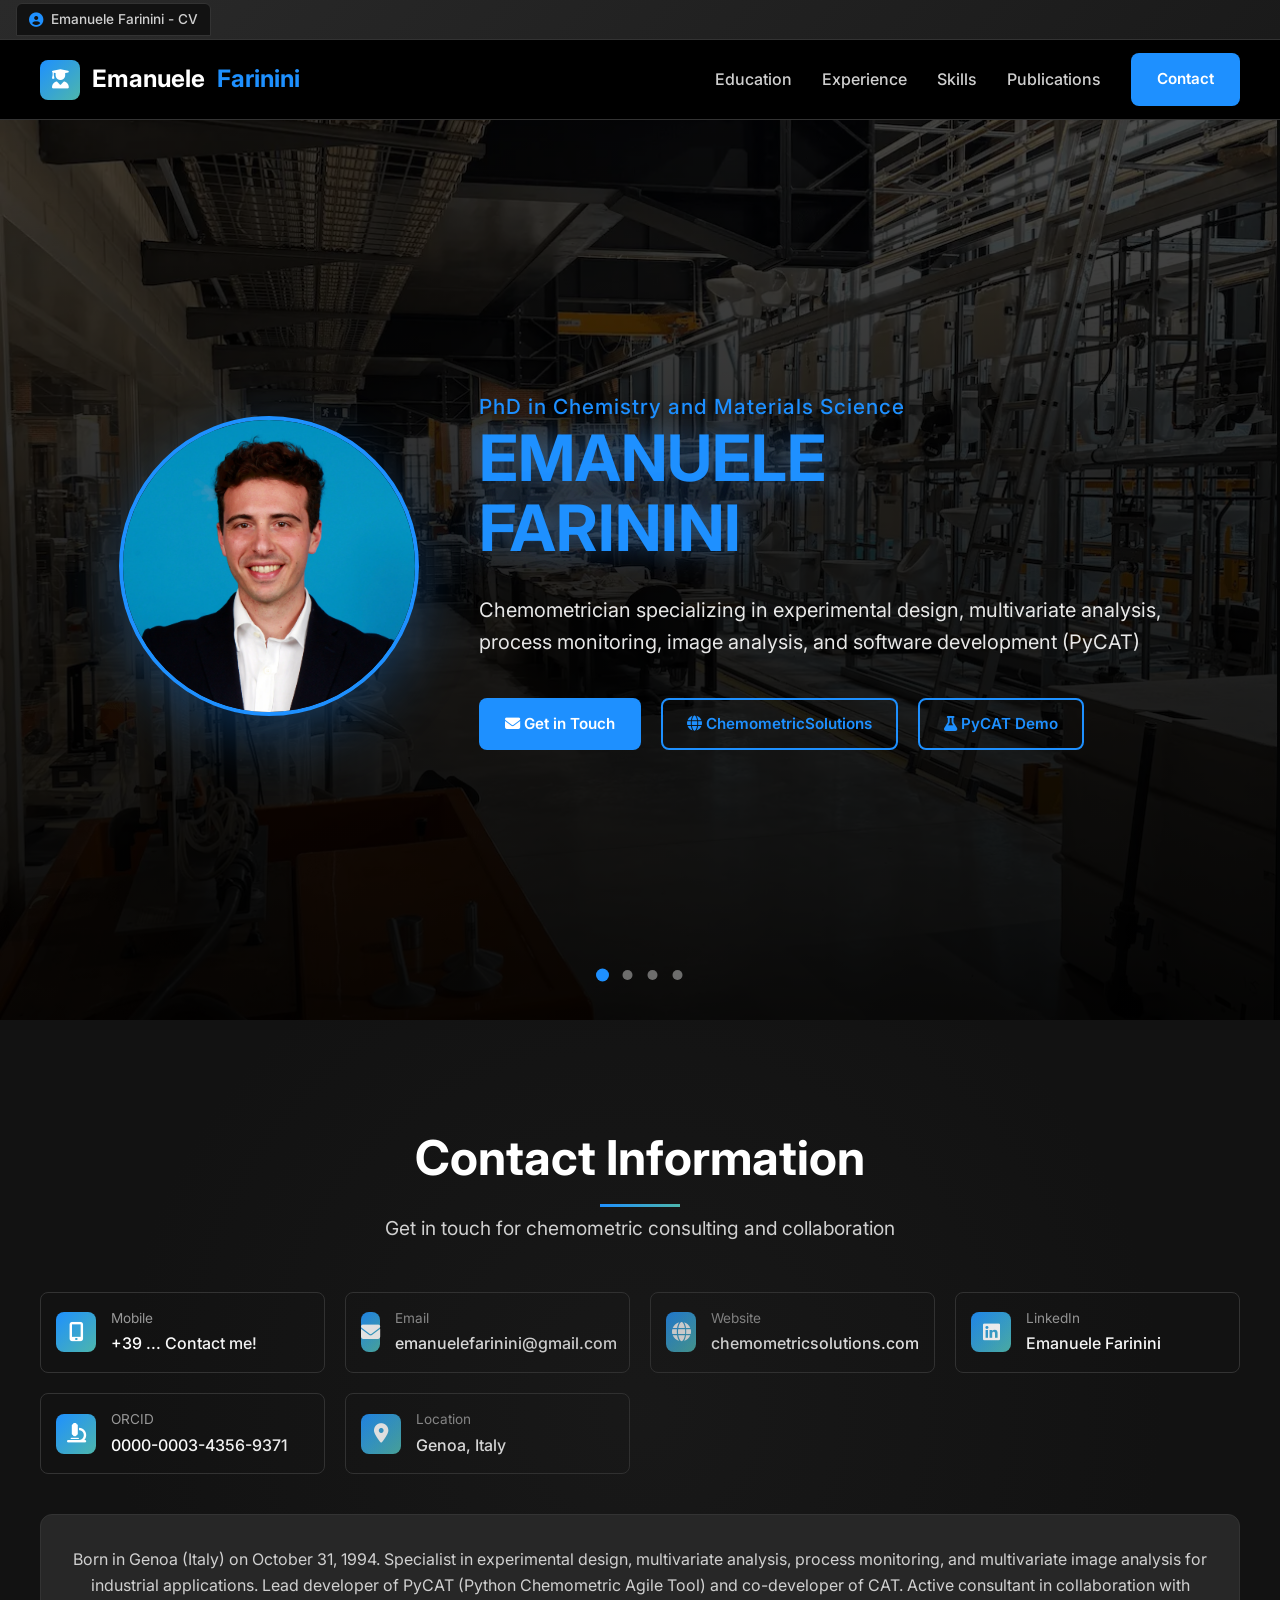
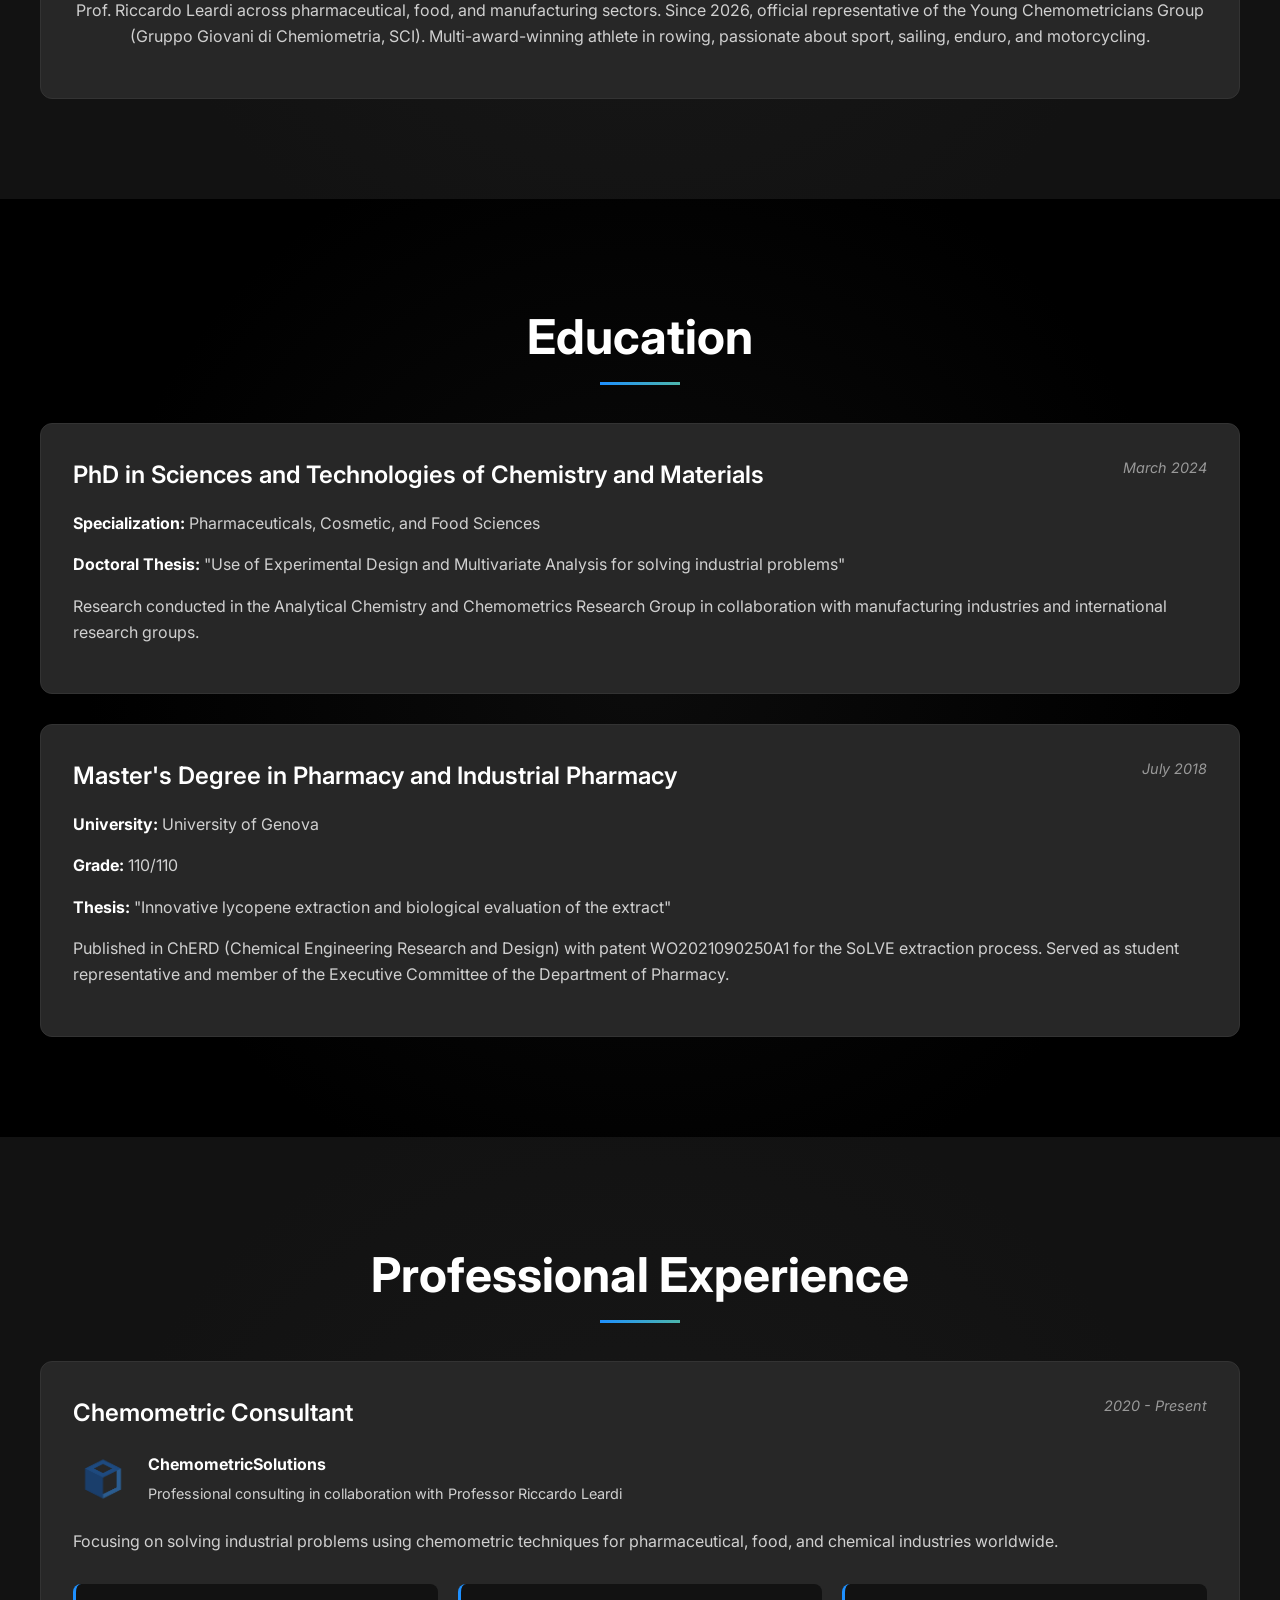
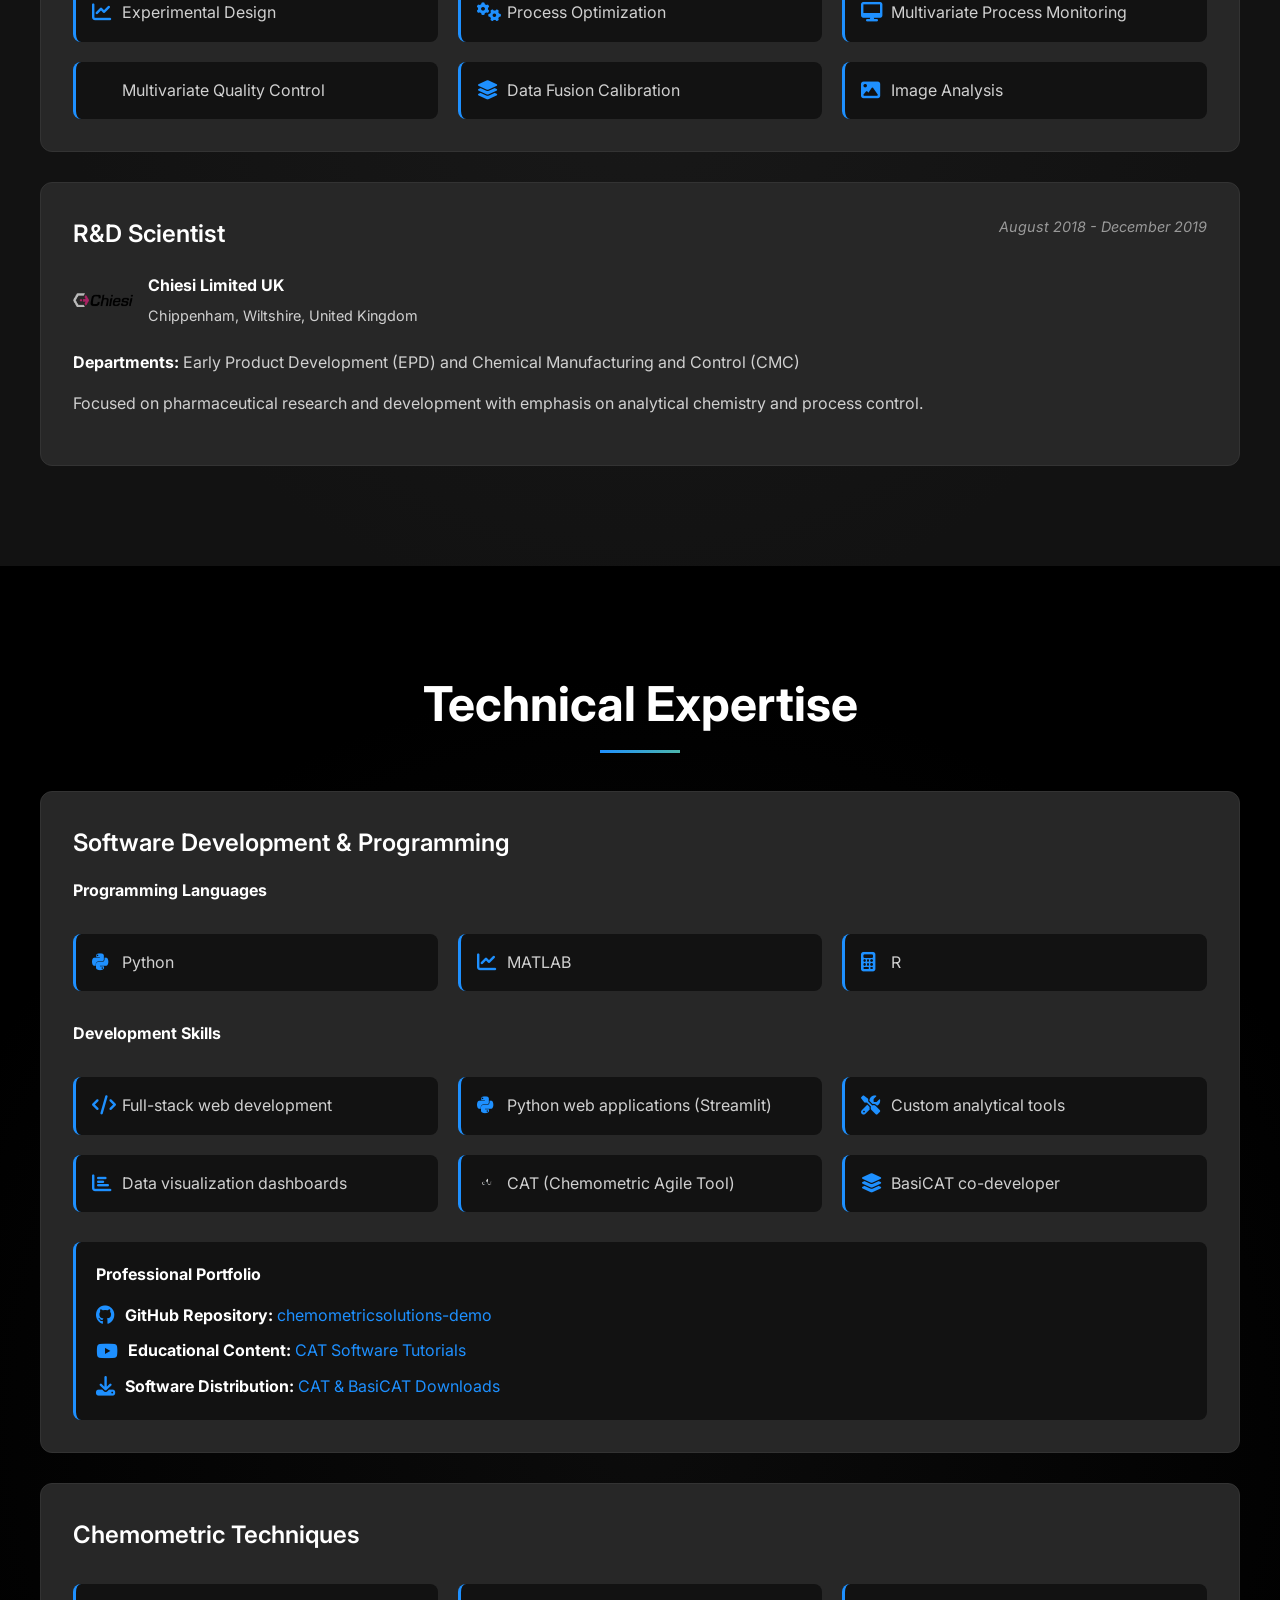
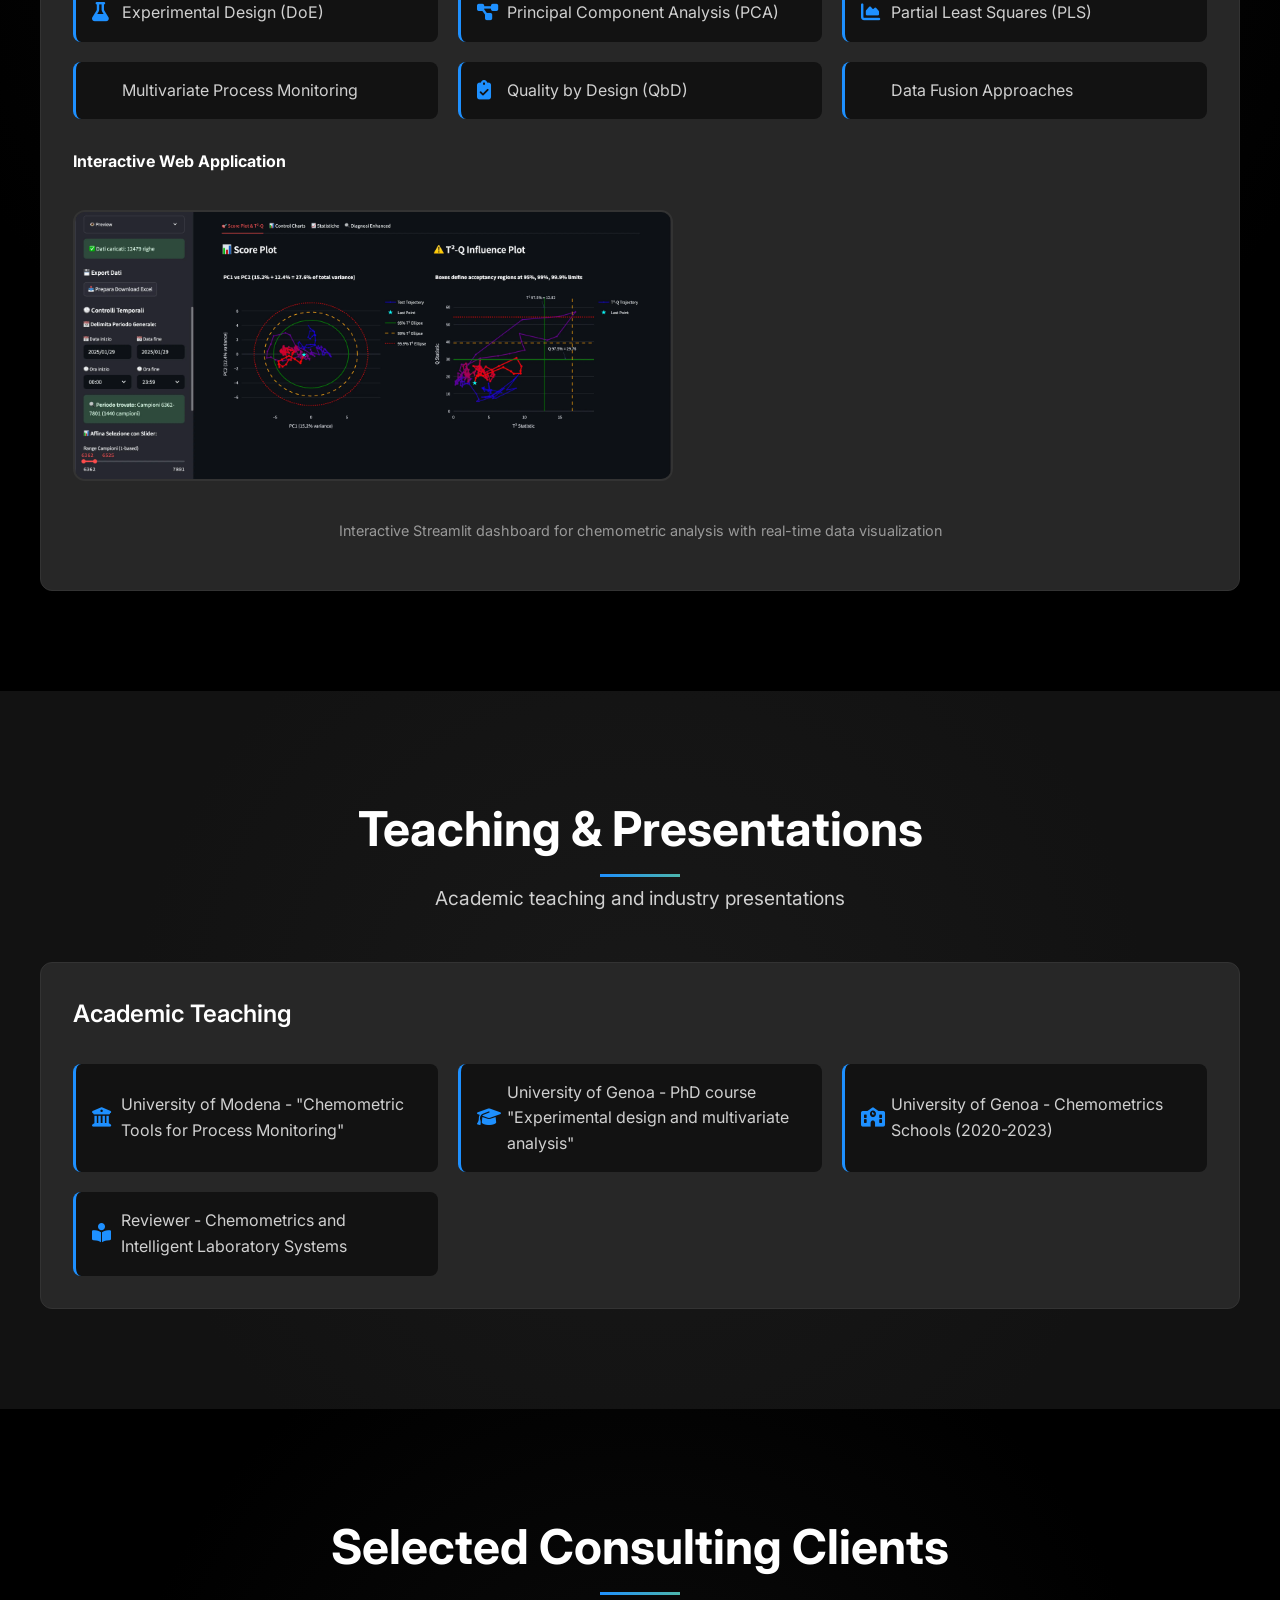
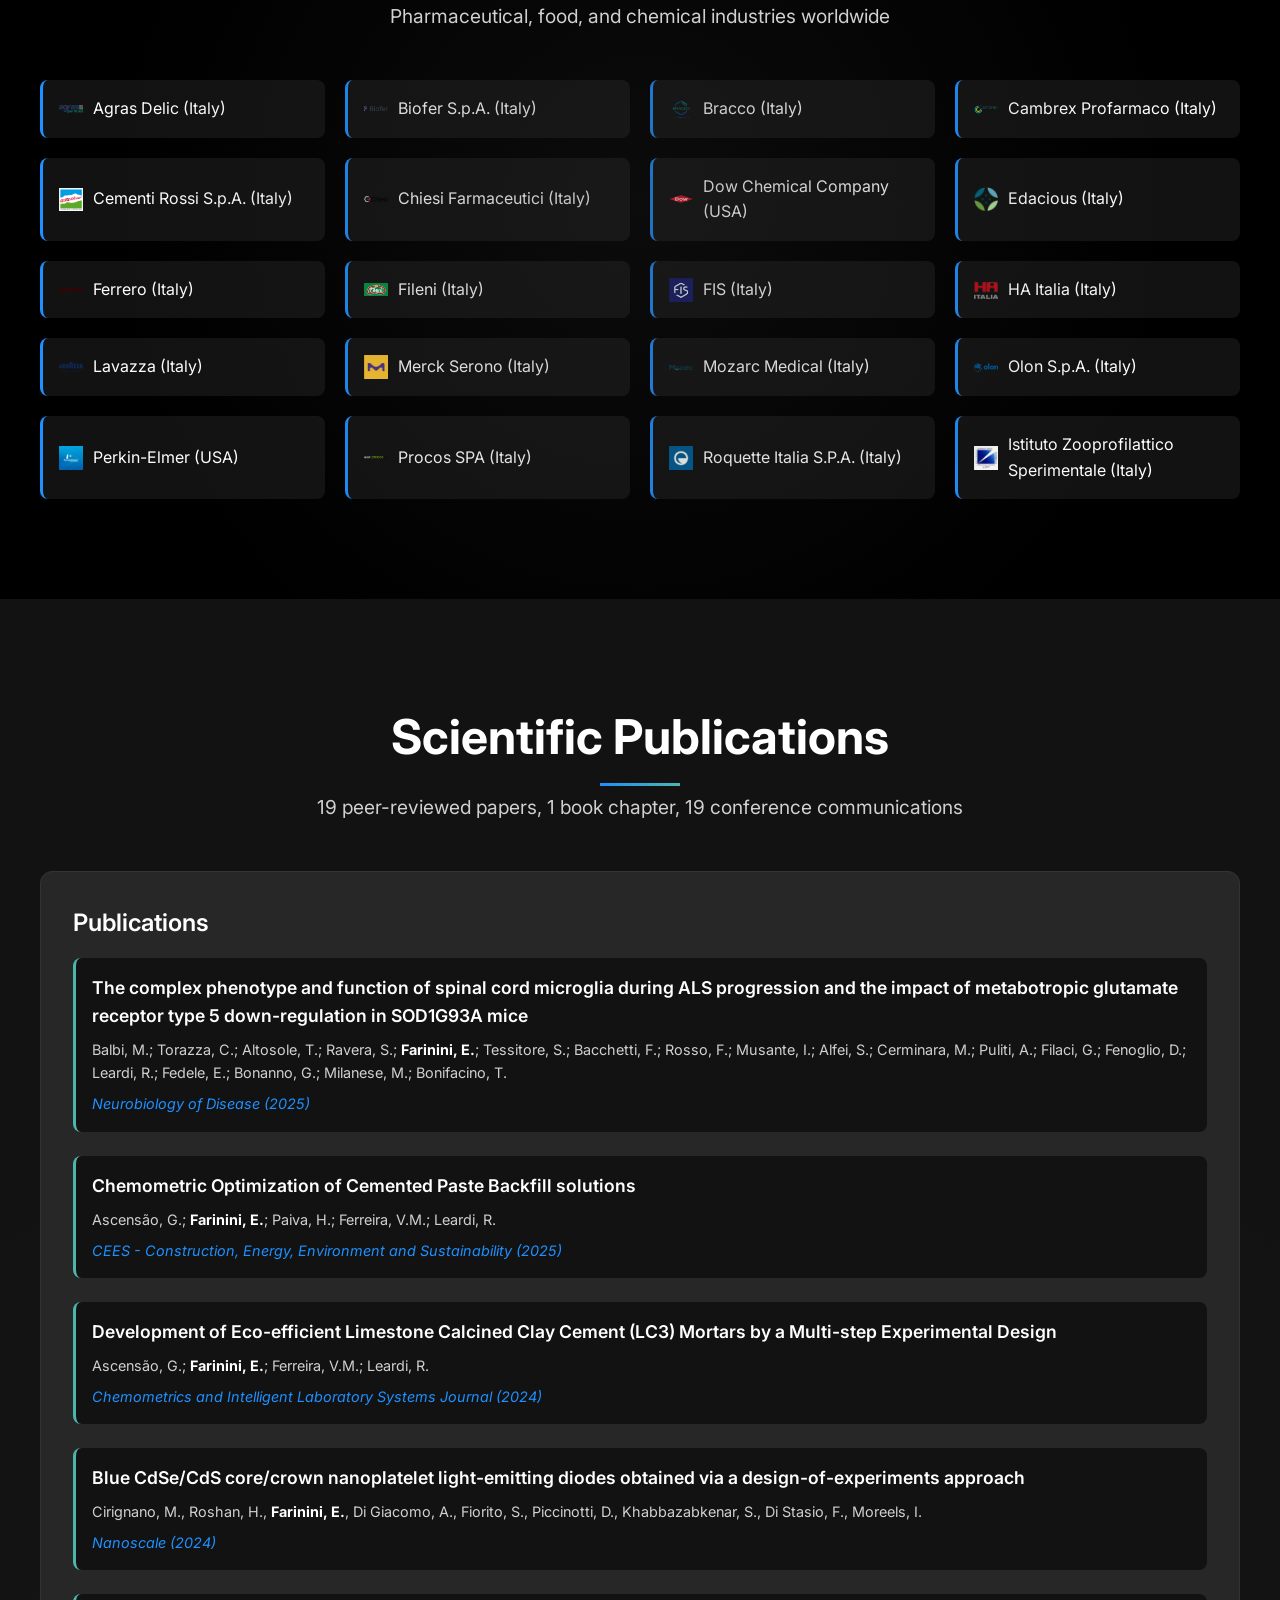
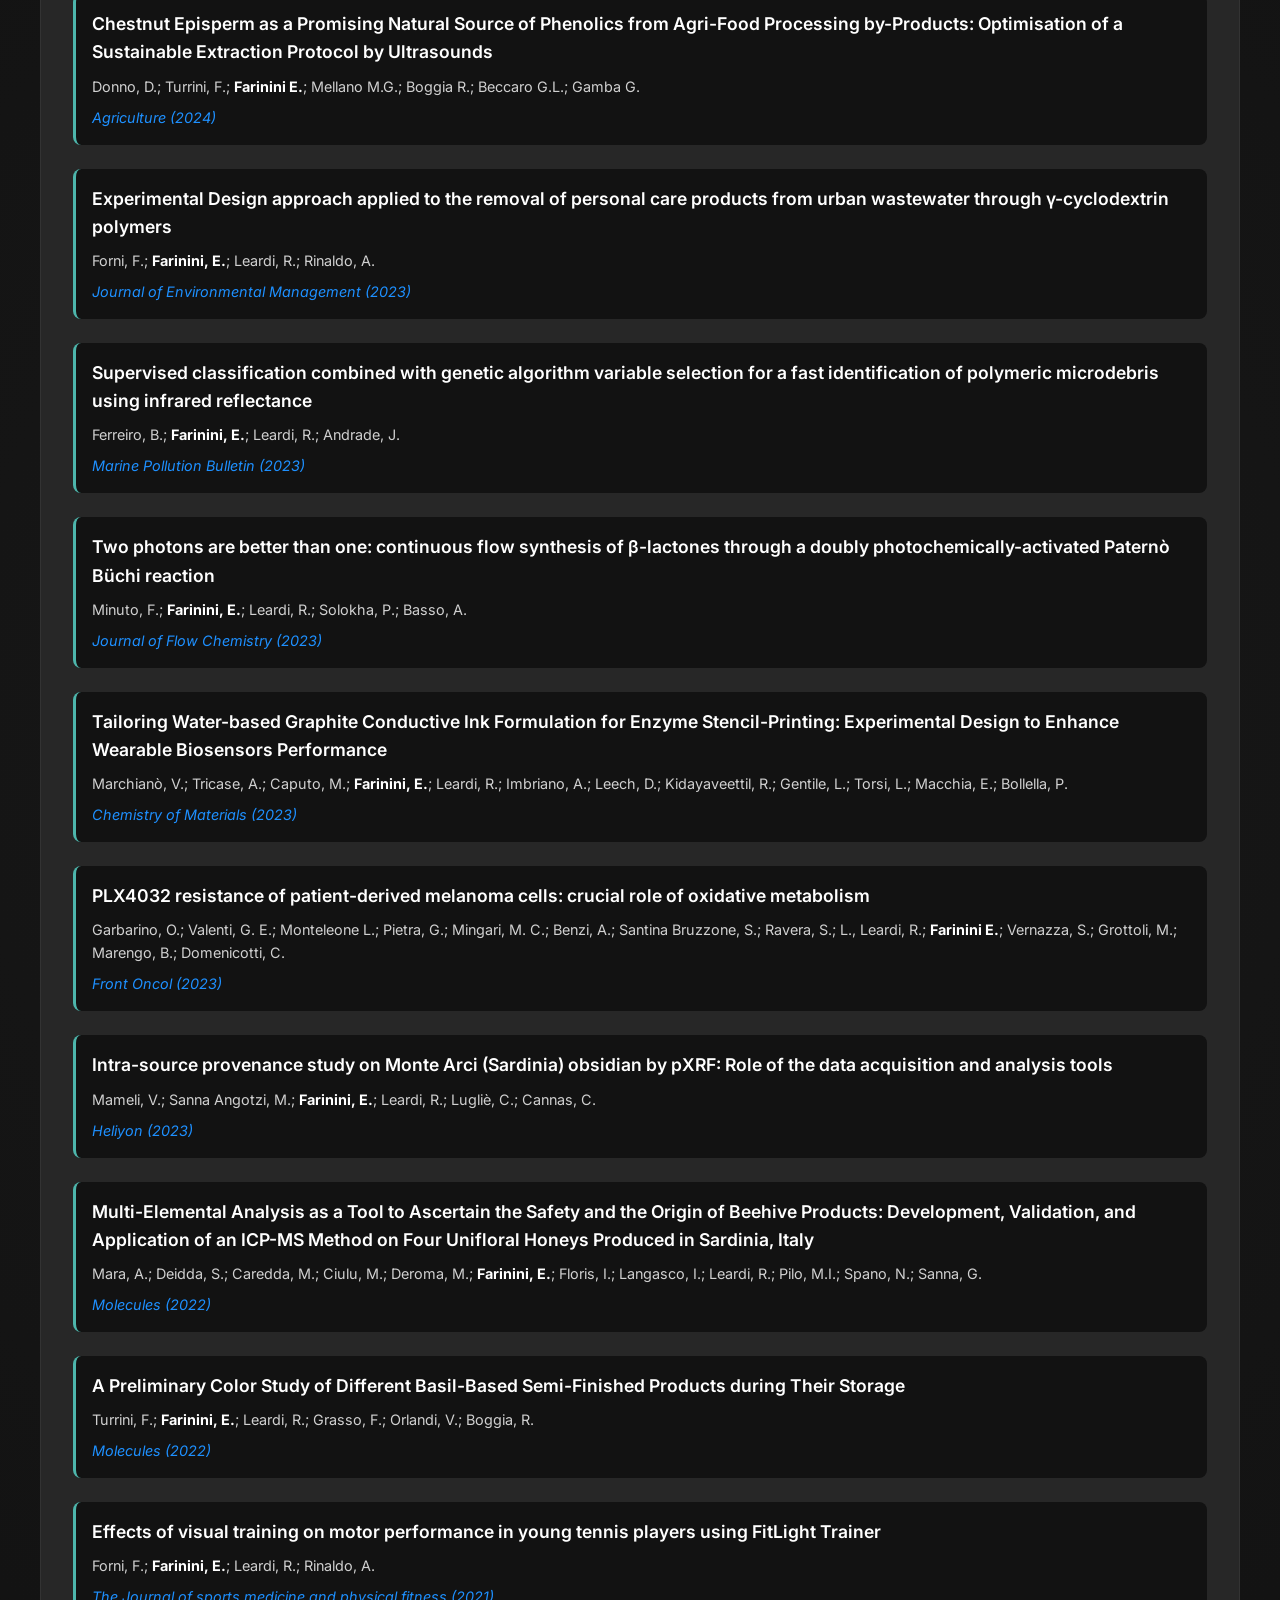
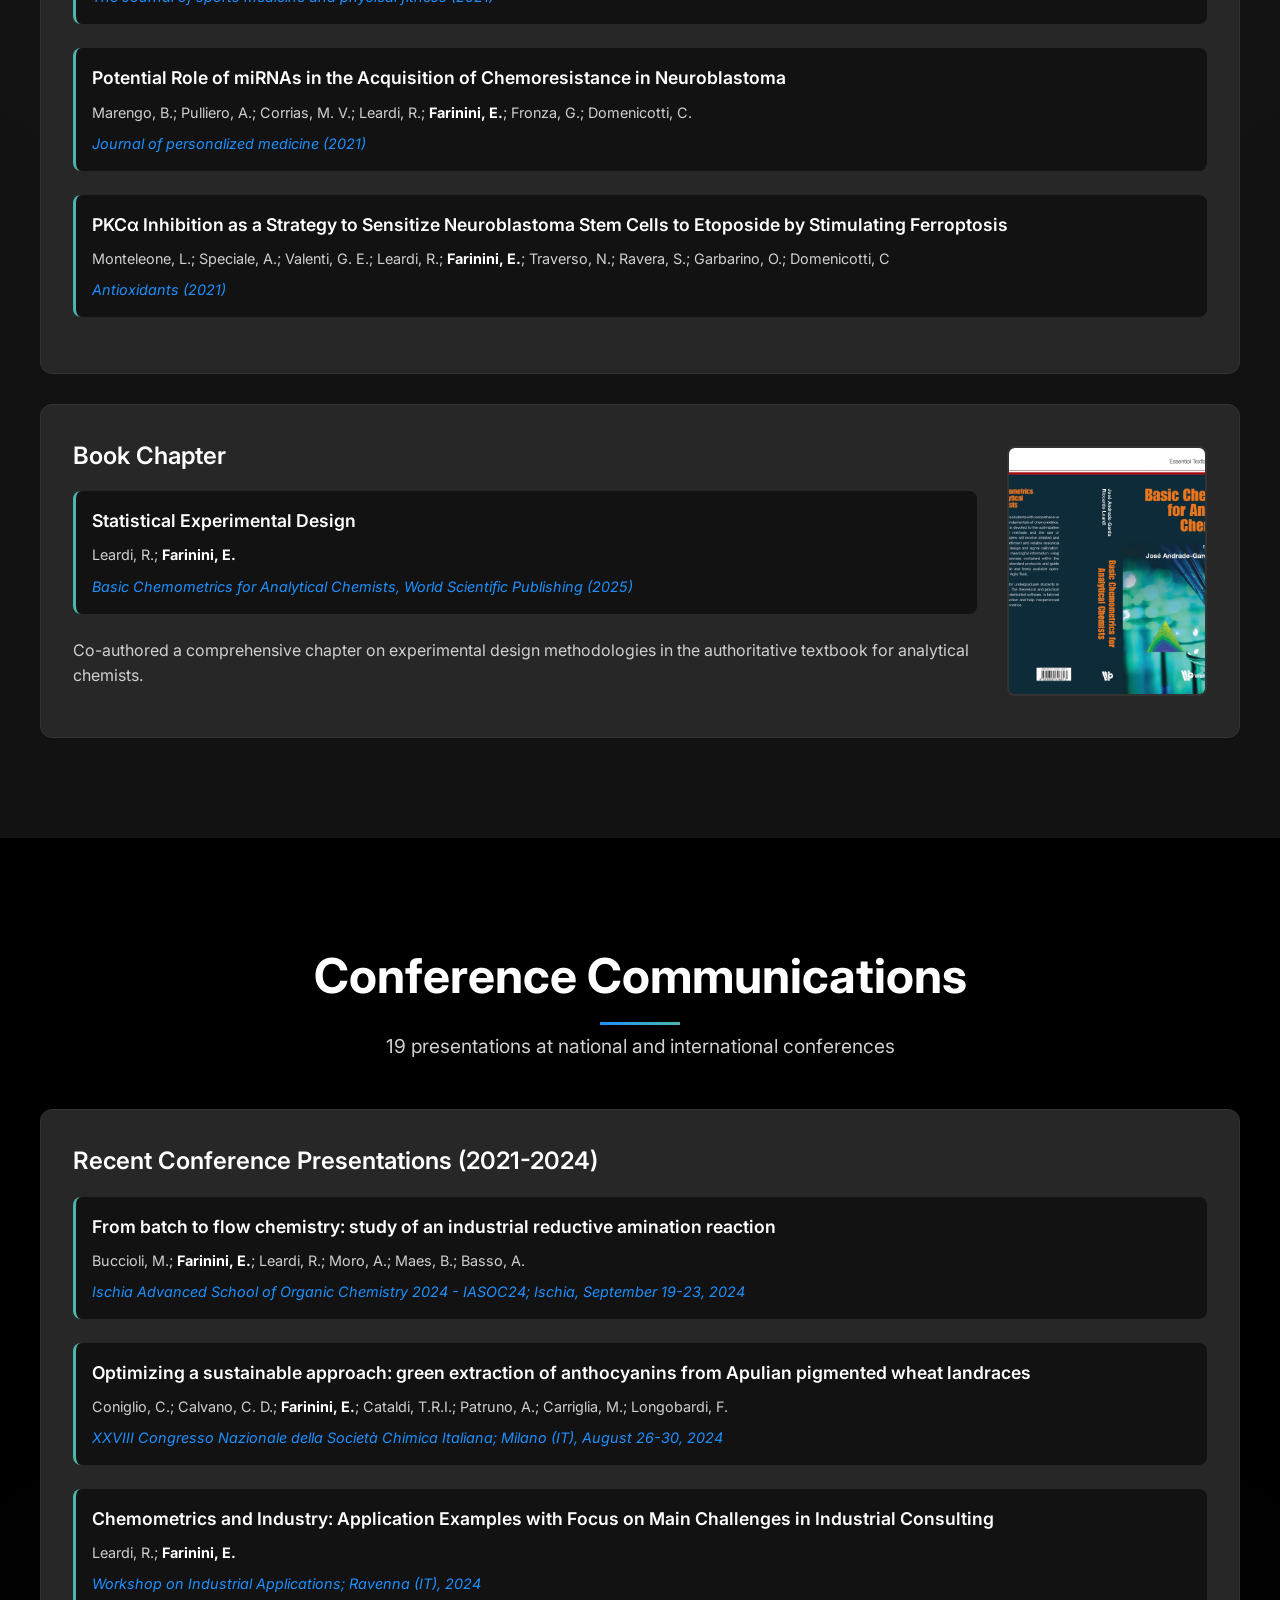
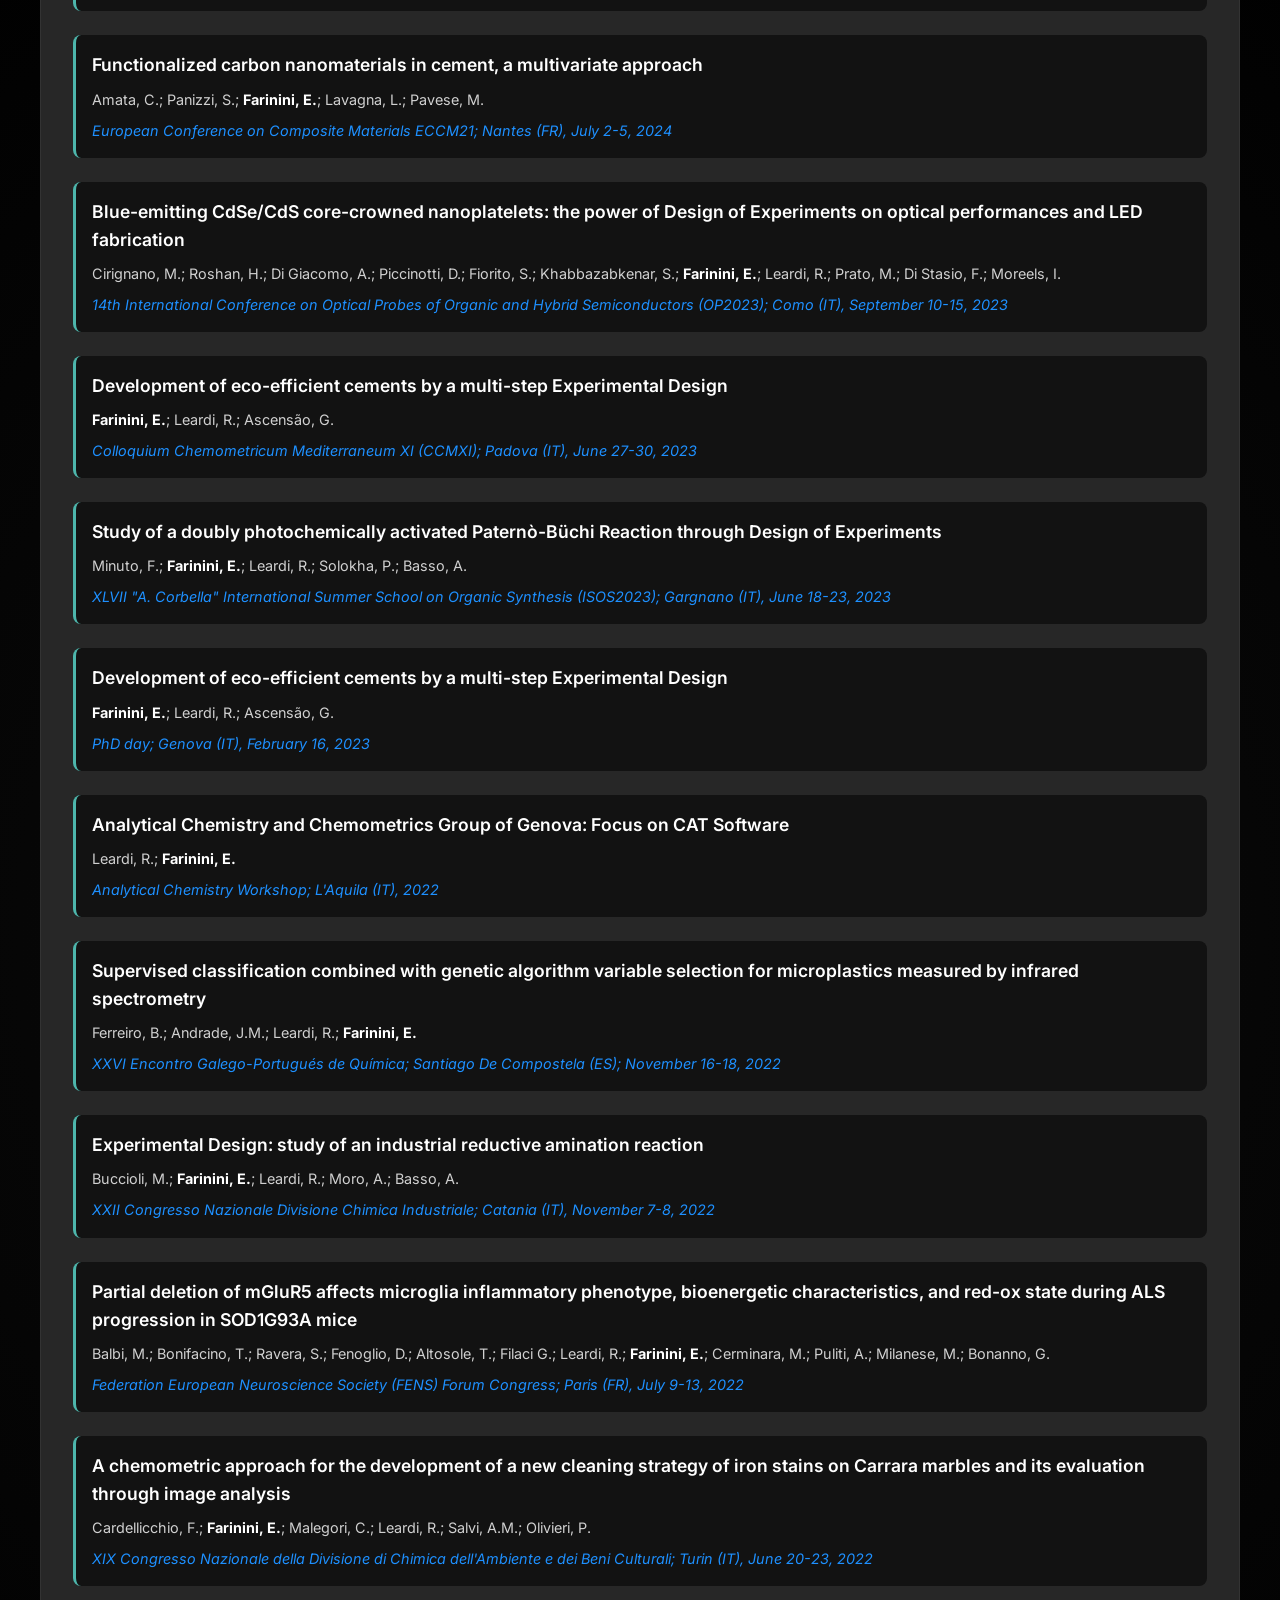
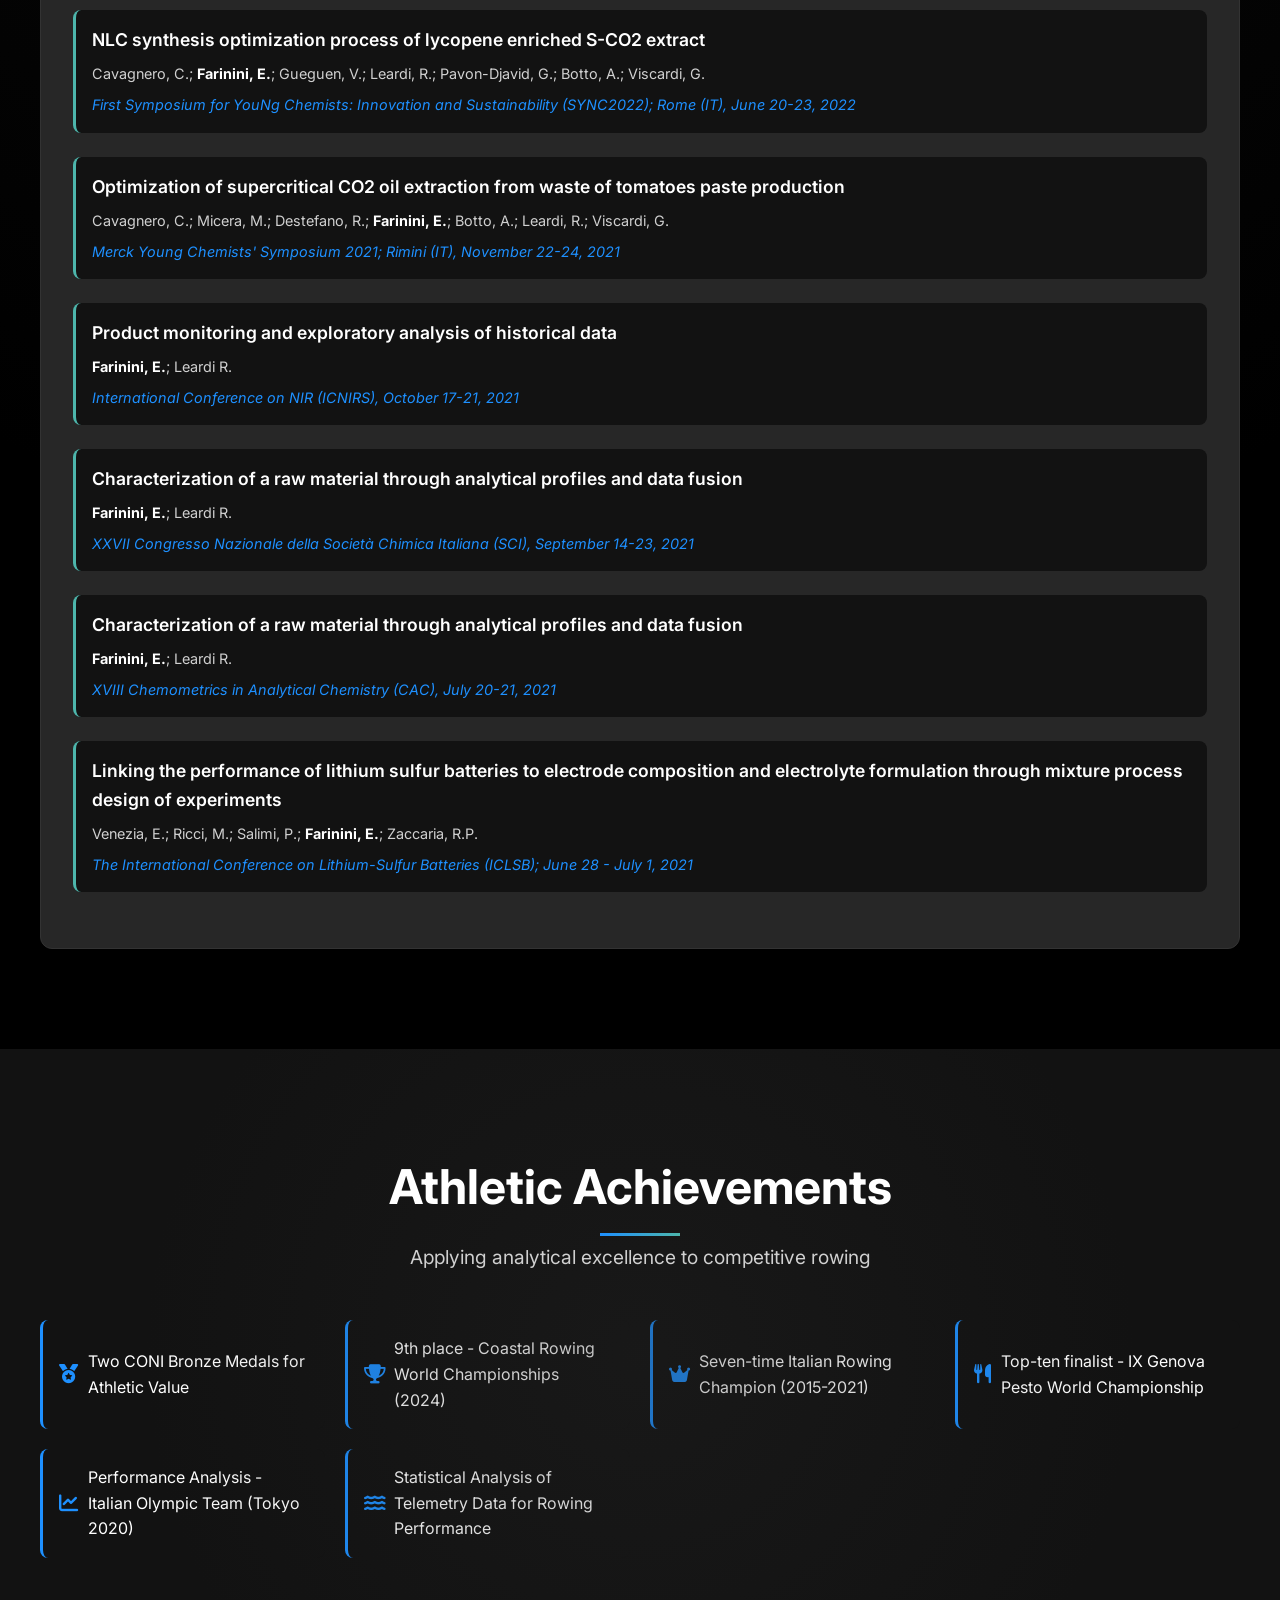
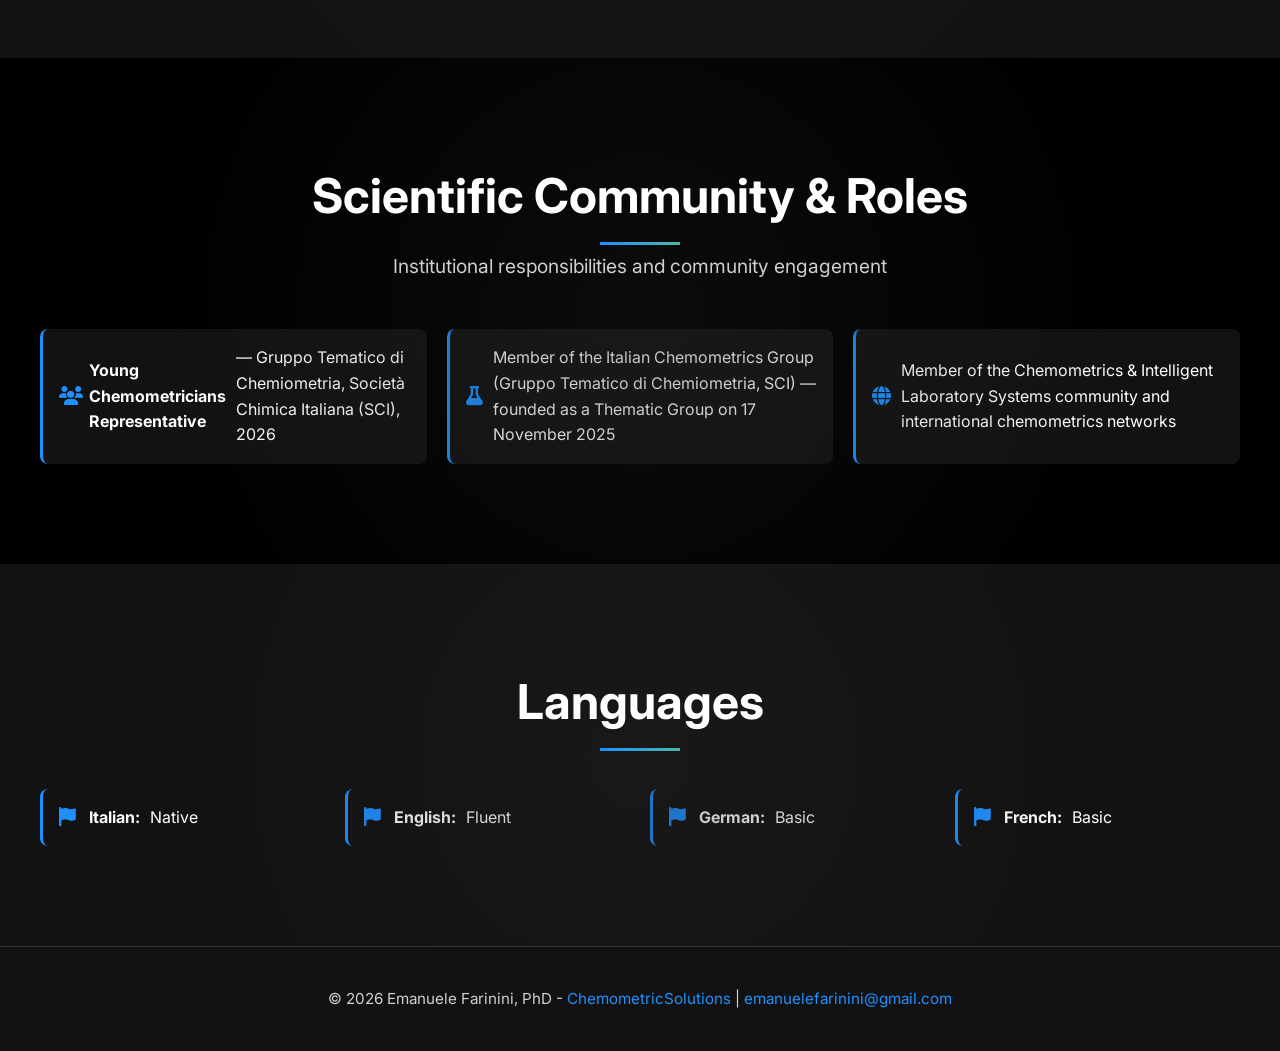
<file: index.html>
<!DOCTYPE html>
<html lang="en">
<head>
    <meta charset="UTF-8">
    <meta name="viewport" content="width=device-width, initial-scale=1.0">
    
    <!-- SEO Meta Tags -->
    <meta name="description" content="Emanuele Farinini, PhD - Chemometrician, consultant in Design of Experiments, multivariate analysis, process monitoring, and multivariate image analysis. Co-developer of CAT and lead developer of PyCAT.">
    <meta name="keywords" content="Emanuele Farinini, chemometrics, experimental design, multivariate analysis, CAT software, PyCAT, image analysis, chemometric consulting">
    <meta name="author" content="Emanuele Farinini">
    
    <!-- Open Graph -->
    <meta property="og:type" content="profile">
    <meta property="og:title" content="Emanuele Farinini, PhD - Curriculum Vitae">
    <meta property="og:description" content="Chemometrician specializing in experimental design and multivariate analysis">
    <meta property="og:url" content="https://efarinini.github.io">
    
    <title>Emanuele Farinini, PhD - Curriculum Vitae</title>
    
    <!-- CSS -->
    <link rel="stylesheet" href="https://cdnjs.cloudflare.com/ajax/libs/font-awesome/6.4.0/css/all.min.css">
    <link rel="stylesheet" href="https://fonts.googleapis.com/css2?family=Inter:wght@300;400;500;600;700&display=swap">
    
    <style>
        /* ================================
           CSS VARIABLES - DESIGN SYSTEM
           ================================ */
        :root {
            /* Colors */
            --primary: #000000;
            --secondary: #1E90FF;
            --accent: #4DB6AC;
            
            /* Text Colors */
            --text: #FFFFFF;
            --text-light: #D0D0D0;
            --text-lighter: #A0A0A0;
            --text-muted: #999999;
            
            /* Background Colors */
            --bg-black: #000000;
            --bg-dark: #121212;
            --bg-dark-lighter: #1E1E1E;
            --bg-dark-light: #272727;
            --bg-gray: #2a2a2a;
            
            /* UI Colors */
            --border: #333333;
            --border-light: #404040;
            --shadow: rgba(0, 0, 0, 0.3);
            --shadow-light: rgba(0, 0, 0, 0.1);
            --shadow-dark: rgba(0, 0, 0, 0.5);
            --glow: rgba(30, 144, 255, 0.4);
            --glow-light: rgba(30, 144, 255, 0.2);
            
            /* Typography */
            --font-main: 'Inter', system-ui, -apple-system, BlinkMacSystemFont, 'Segoe UI', Roboto, sans-serif;
            --font-mono: 'Fira Code', 'Monaco', 'Consolas', monospace;
            
            /* Spacing */
            --spacing-xs: 0.5rem;
            --spacing-sm: 1rem;
            --spacing-md: 1.5rem;
            --spacing-lg: 2rem;
            --spacing-xl: 3rem;
            --spacing-2xl: 4rem;
            
            /* Border Radius */
            --radius: 8px;
            --radius-lg: 12px;
            --radius-xl: 16px;
            
            /* Transitions */
            --transition: all 0.3s ease;
            --transition-fast: all 0.15s ease;
        }

        /* ================================
           GLOBAL STYLES
           ================================ */
        * {
            margin: 0;
            padding: 0;
            box-sizing: border-box;
        }

        body {
            font-family: var(--font-main);
            background-color: var(--bg-black);
            color: var(--text);
            line-height: 1.6;
            overflow-x: hidden;
        }

        .container {
            max-width: 1240px;
            margin: 0 auto;
            padding: 0 20px;
        }

        /* ================================
           BROWSER BAR
           ================================ */
        .browser-bar {
            background: linear-gradient(135deg, #2a2a2a 0%, #1a1a1a 100%);
            padding: 8px 16px;
            border-bottom: 1px solid var(--border);
            display: flex;
            align-items: center;
            position: fixed;
            top: 0;
            left: 0;
            right: 0;
            z-index: 1000;
            height: 40px;
        }

        .browser-tab {
            display: flex;
            align-items: center;
            gap: 8px;
            background: var(--bg-dark);
            padding: 4px 12px;
            border-radius: 6px 6px 0 0;
            border: 1px solid var(--border);
            font-size: 0.85rem;
        }

        .tab-icon {
            color: var(--secondary);
            font-size: 0.9rem;
        }

        .tab-title {
            color: var(--text-light);
            font-weight: 500;
        }

        /* ================================
           HEADER
           ================================ */
        .header {
            position: fixed;
            top: 40px;
            left: 0;
            right: 0;
            background: rgba(0, 0, 0, 0.95);
            backdrop-filter: blur(10px);
            border-bottom: 1px solid var(--border);
            z-index: 999;
            padding: 0;
            height: 80px;
            display: flex;
            align-items: center;
        }

        .header-container {
            display: flex;
            justify-content: space-between;
            align-items: center;
            width: 100%;
        }

        .logo {
            display: flex;
            align-items: center;
            gap: 12px;
            text-decoration: none;
            color: var(--text);
            font-size: 1.5rem;
            font-weight: 700;
        }

        .logo-cube {
            width: 40px;
            height: 40px;
            background: linear-gradient(135deg, var(--secondary), var(--accent));
            border-radius: var(--radius);
            display: flex;
            align-items: center;
            justify-content: center;
            color: white;
            font-size: 1.2rem;
        }

        .logo span {
            color: var(--secondary);
        }

        .nav {
            display: flex;
            align-items: center;
            gap: 30px;
        }

        .nav-link {
            color: var(--text-light);
            text-decoration: none;
            font-weight: 500;
            transition: var(--transition);
            position: relative;
        }

        .nav-link:hover,
        .nav-link.active {
            color: var(--secondary);
        }

        .nav-link.active::after {
            content: '';
            position: absolute;
            bottom: -5px;
            left: 0;
            width: 100%;
            height: 2px;
            background: var(--secondary);
        }

        .btn {
            display: inline-block;
            padding: 12px 24px;
            font-size: 0.95rem;
            font-weight: 600;
            text-decoration: none;
            border-radius: var(--radius);
            transition: var(--transition);
            border: 2px solid transparent;
            cursor: pointer;
        }

        .btn-secondary {
            background: var(--secondary);
            color: white;
        }

        .btn-secondary:hover {
            background: #4da3ff;
            transform: translateY(-2px);
            box-shadow: 0 8px 25px rgba(30, 144, 255, 0.4);
        }

        .btn-outline {
            border: 2px solid var(--secondary);
            color: var(--secondary);
            background: transparent;
        }

        .btn-outline:hover {
            background: var(--secondary);
            color: white;
            transform: translateY(-2px);
        }

        .mobile-nav-toggle {
            display: none;
            background: none;
            border: none;
            color: var(--text);
            font-size: 1.5rem;
            cursor: pointer;
        }

        /* ================================
           HERO SECTION WITH PROFILE
           ================================ */
        .hero-fullscreen {
            position: relative;
            height: 100vh;
            min-height: 700px;
            display: flex;
            align-items: center;
            justify-content: center;
            overflow: hidden;
            margin-top: 120px;
        }

        .hero-backgrounds {
            position: absolute;
            top: 0;
            left: 0;
            width: 100%;
            height: 100%;
            z-index: 1;
        }

        .hero-bg-slide {
            position: absolute;
            top: 0;
            left: 0;
            width: 100%;
            height: 100%;
            background-size: cover;
            background-position: center;
            opacity: 0;
            transition: opacity 1.5s ease-in-out;
            animation: kenBurns 20s ease-out infinite;
        }

        .hero-bg-slide.active {
            opacity: 1;
        }

        @keyframes kenBurns {
            0% { transform: scale(1) translateX(0); }
            50% { transform: scale(1.1) translateX(-2%); }
            100% { transform: scale(1) translateX(0); }
        }

        .hero-overlay {
            position: absolute;
            top: 0;
            left: 0;
            width: 100%;
            height: 100%;
            background: linear-gradient(180deg, 
                rgba(0, 0, 0, 0.7) 0%, 
                rgba(0, 0, 0, 0.85) 50%, 
                rgba(0, 0, 0, 0.95) 100%);
            z-index: 2;
        }

        .hero-content-centered {
            position: relative;
            z-index: 3;
            display: grid;
            grid-template-columns: 300px 1fr;
            gap: 60px;
            align-items: center;
            max-width: 1200px;
            margin: 0 auto;
            padding: 0 20px;
        }

        .profile-image-container {
            position: relative;
        }

        .profile-image {
            width: 300px;
            height: 300px;
            border-radius: 50%;
            object-fit: cover;
            border: 4px solid var(--secondary);
            box-shadow: 0 20px 60px rgba(30, 144, 255, 0.3);
            transition: var(--transition);
            animation: fadeInUp 0.8s ease-out;
        }

        .profile-image:hover {
            transform: scale(1.05);
            box-shadow: 0 30px 80px rgba(30, 144, 255, 0.4);
        }

        .hero-text-content {
            text-align: left;
        }

        .hero-subtitle {
            font-size: 1.3rem;
            font-weight: 500;
            color: var(--secondary);
            margin-bottom: 25px;
            letter-spacing: 1px;
            text-shadow: 0 2px 10px rgba(0, 0, 0, 0.5);
            animation: fadeInUp 0.8s ease-out 0.2s both;
        }

        .hero-title {
            font-size: 4rem;
            font-weight: 700;
            margin-bottom: 30px;
            color: var(--text);
            line-height: 1.1;
            text-shadow: 0 4px 20px rgba(0, 0, 0, 0.7);
            animation: fadeInUp 0.8s ease-out 0.4s both;
        }

        .hero-title .highlight {
            color: var(--secondary);
            text-shadow: 0 0 30px rgba(77, 163, 255, 0.5);
        }

        .hero-description {
            font-size: 1.25rem;
            color: rgba(255, 255, 255, 0.9);
            margin-bottom: 40px;
            line-height: 1.6;
            animation: fadeInUp 0.8s ease-out 0.6s both;
        }

        .hero-btns {
            display: flex;
            gap: 20px;
            flex-wrap: wrap;
            animation: fadeInUp 0.8s ease-out 0.8s both;
        }

        @keyframes fadeInUp {
            from {
                opacity: 0;
                transform: translateY(30px);
            }
            to {
                opacity: 1;
                transform: translateY(0);
            }
        }

        .hero-dots {
            position: absolute;
            bottom: 40px;
            left: 50%;
            transform: translateX(-50%);
            display: flex;
            gap: 15px;
            z-index: 4;
        }

        .hero-dot {
            width: 10px;
            height: 10px;
            border-radius: 50%;
            background-color: rgba(255, 255, 255, 0.4);
            cursor: pointer;
            transition: all 0.3s ease;
        }

        .hero-dot.active {
            background-color: var(--secondary);
            transform: scale(1.3);
        }

        /* ================================
           SECTIONS
           ================================ */
        .section {
            padding: 100px 0;
            position: relative;
        }

        .section:nth-child(even) {
            background-color: var(--bg-dark);
        }

        .section::before {
            content: '';
            position: absolute;
            top: 0;
            left: 0;
            width: 100%;
            height: 100%;
            background: radial-gradient(circle at center, var(--bg-dark-light) 0%, transparent 70%);
            opacity: 0.3;
            pointer-events: none;
        }

        .section-header {
            text-align: center;
            margin-bottom: var(--spacing-xl);
            position: relative;
            z-index: 2;
        }

        .section-title {
            font-size: 3rem;
            margin-bottom: var(--spacing-sm);
            position: relative;
            color: var(--text);
        }

        .section-title::after {
            content: '';
            position: absolute;
            left: 50%;
            bottom: -10px;
            transform: translateX(-50%);
            width: 80px;
            height: 3px;
            background: linear-gradient(90deg, var(--secondary), var(--accent));
        }

        .section-subtitle {
            font-size: 1.2rem;
            color: var(--text-light);
            max-width: 800px;
            margin: 0 auto;
        }

        /* ================================
           CONTENT CARDS
           ================================ */
        .content-grid {
            display: grid;
            gap: 30px;
            position: relative;
            z-index: 2;
        }

        .card {
            background-color: var(--bg-dark-light);
            border-radius: var(--radius-lg);
            padding: var(--spacing-lg);
            border: 1px solid var(--border);
            transition: var(--transition);
            position: relative;
        }

        .card::before {
            content: '';
            position: absolute;
            top: 0;
            left: 0;
            width: 100%;
            height: 4px;
            background: linear-gradient(90deg, var(--secondary), var(--accent));
            border-radius: var(--radius-lg) var(--radius-lg) 0 0;
            transform: scaleX(0);
            transition: transform 0.3s ease;
        }

        .card:hover {
            transform: translateY(-5px);
            box-shadow: 0 20px 60px rgba(30, 144, 255, 0.2);
            border-color: var(--secondary);
        }

        .card:hover::before {
            transform: scaleX(1);
        }

        .card-header {
            display: flex;
            justify-content: space-between;
            align-items: flex-start;
            margin-bottom: var(--spacing-sm);
            flex-wrap: wrap;
            gap: var(--spacing-sm);
        }

        .card-title {
            font-size: 1.5rem;
            color: var(--text);
            font-weight: 600;
        }

        .card-meta {
            font-size: 0.9rem;
            color: var(--text-muted);
            font-style: italic;
        }

        .card-content {
            color: var(--text-light);
            line-height: 1.6;
        }

        .card-content p {
            margin-bottom: var(--spacing-sm);
        }

        .card-content strong {
            color: var(--text);
        }

        /* ================================
           CARD WITH IMAGE
           ================================ */
        .card-with-image {
            display: grid;
            grid-template-columns: 1fr 200px;
            gap: 30px;
            align-items: center;
        }

        .card-image {
            width: 200px;
            height: 250px;
            object-fit: cover;
            border-radius: var(--radius);
            border: 2px solid var(--border);
            transition: var(--transition);
        }

        .card-image:hover {
            border-color: var(--secondary);
            transform: scale(1.05);
        }

        /* ================================
           SKILLS GRID
           ================================ */
        .skills-grid {
            display: grid;
            grid-template-columns: repeat(auto-fit, minmax(280px, 1fr));
            gap: 20px;
            margin-top: 30px;
        }

        .skill-item {
            background-color: var(--bg-dark);
            padding: var(--spacing-sm);
            border-radius: var(--radius);
            border-left: 3px solid var(--secondary);
            transition: var(--transition);
            display: flex;
            align-items: center;
            gap: 10px;
        }

        .skill-item:hover {
            background-color: var(--bg-dark-lighter);
            border-left-color: var(--accent);
            transform: translateX(5px);
        }

        .skill-item i {
            color: var(--secondary);
            font-size: 1.2rem;
            width: 20px;
        }

        .skill-item img {
            width: 20px;
            height: 20px;
            object-fit: contain;
        }

        /* ================================
           PUBLICATIONS
           ================================ */
        .publication-item {
            margin-bottom: var(--spacing-md);
            padding: var(--spacing-sm);
            background-color: var(--bg-dark);
            border-radius: var(--radius);
            border-left: 3px solid var(--accent);
            transition: var(--transition);
        }

        .publication-item:hover {
            background-color: var(--bg-dark-lighter);
            transform: translateX(5px);
        }

        .publication-title {
            font-weight: 600;
            color: var(--text);
            margin-bottom: var(--spacing-xs);
            font-size: 1.1rem;
        }

        .publication-authors {
            color: var(--text-light);
            font-size: 0.9rem;
            margin-bottom: var(--spacing-xs);
        }

        .publication-journal {
            color: var(--secondary);
            font-style: italic;
            font-size: 0.9rem;
        }

        /* ================================
           CONTACT INFO
           ================================ */
        .contact-grid {
            display: grid;
            grid-template-columns: repeat(auto-fit, minmax(250px, 1fr));
            gap: 20px;
            margin: 30px 0;
        }

        .contact-item {
            display: flex;
            align-items: center;
            gap: 15px;
            padding: 15px;
            background-color: var(--bg-dark);
            border-radius: var(--radius);
            border: 1px solid var(--border);
            transition: var(--transition);
        }

        .contact-item:hover {
            background-color: var(--bg-dark-lighter);
            border-color: var(--secondary);
        }

        .contact-icon {
            width: 40px;
            height: 40px;
            background: linear-gradient(135deg, var(--secondary), var(--accent));
            border-radius: var(--radius);
            display: flex;
            align-items: center;
            justify-content: center;
            color: white;
            font-size: 1.2rem;
        }

        .contact-info {
            flex: 1;
        }

        .contact-label {
            font-size: 0.85rem;
            color: var(--text-muted);
            margin-bottom: 2px;
        }

        .contact-value {
            color: var(--text);
            font-weight: 500;
        }

        .contact-value a {
            color: inherit;
            text-decoration: none;
        }

        .contact-value a:hover {
            color: var(--secondary);
        }

        /* ================================
           DEMO SECTION
           ================================ */
        .demo-image {
            width: 100%;
            max-width: 600px;
            height: auto;
            border-radius: var(--radius-lg);
            border: 2px solid var(--border);
            margin: 20px 0;
            transition: var(--transition);
        }

        .demo-image:hover {
            border-color: var(--secondary);
            transform: scale(1.02);
        }

        /* ================================
           PRESENTATION SECTION
           ================================ */
        .presentation-images {
            display: grid;
            grid-template-columns: repeat(auto-fit, minmax(300px, 1fr));
            gap: 20px;
            margin: 20px 0;
        }

        .presentation-image {
            width: 100%;
            height: 250px;
            object-fit: cover;
            border-radius: var(--radius);
            border: 2px solid var(--border);
            transition: var(--transition);
        }

        .presentation-image:hover {
            border-color: var(--secondary);
            transform: scale(1.05);
        }

        /* ================================
           FOOTER
           ================================ */
        .footer {
            padding: 40px 0;
            text-align: center;
            background: var(--bg-dark);
            border-top: 1px solid var(--border);
            margin-top: 0;
        }

        .footer p {
            color: var(--text-light);
            font-size: 0.95rem;
            margin: 0;
        }

        .footer a {
            color: var(--secondary);
            text-decoration: none;
        }

        .footer a:hover {
            color: var(--accent);
        }

        /* ================================
           RESPONSIVE DESIGN
           ================================ */
        @media (max-width: 768px) {
            .header {
                height: 70px;
            }

            .nav {
                display: none;
            }

            .mobile-nav-toggle {
                display: block;
            }

            .hero-fullscreen {
                margin-top: 110px;
            }

            .hero-content-centered {
                grid-template-columns: 1fr;
                text-align: center;
                gap: 30px;
            }

            .hero-text-content {
                text-align: center;
            }

            .profile-image {
                width: 200px;
                height: 200px;
            }

            .hero-title {
                font-size: 2.5rem;
            }

            .hero-subtitle {
                font-size: 1.1rem;
            }

            .hero-description {
                font-size: 1rem;
            }

            .section-title {
                font-size: 2rem;
            }

            .hero-btns {
                justify-content: center;
            }

            .btn {
                width: 100%;
                max-width: 300px;
            }

            .card-header {
                flex-direction: column;
                align-items: flex-start;
            }

            .card-with-image {
                grid-template-columns: 1fr;
                text-align: center;
            }

            .skills-grid {
                grid-template-columns: 1fr;
            }

            .contact-grid {
                grid-template-columns: 1fr;
            }

            .presentation-images {
                grid-template-columns: 1fr;
            }
        }

        @media (max-width: 480px) {
            .hero-title {
                font-size: 2rem;
            }

            .section-title {
                font-size: 1.5rem;
            }

            .card {
                padding: var(--spacing-sm);
            }

            .container {
                padding: 0 15px;
            }

            .profile-image {
                width: 150px;
                height: 150px;
            }
        }

        /* ================================
           PRINT STYLES
           ================================ */
        @media print {
            .browser-bar,
            .header,
            .hero-dots,
            .footer {
                display: none;
            }

            body {
                background-color: white;
                color: black;
            }

            .hero-fullscreen {
                height: auto;
                margin-top: 0;
                padding: 40px 0;
            }

            .hero-overlay {
                display: none;
            }

            .section::before {
                display: none;
            }

            .card {
                border: 1px solid #ddd;
                box-shadow: none;
                background-color: #f9f9f9;
                break-inside: avoid;
            }

            .hero-title,
            .section-title,
            .card-title {
                color: black;
            }

            .hero-title .highlight {
                color: #0066cc;
            }

            a {
                color: #0066cc;
            }
        }
    </style>
</head>
<body>
    <!-- Top Browser Bar -->
    <div class="browser-bar">
        <div class="browser-tab">
            <div class="tab-icon">
                <i class="fas fa-user-circle"></i>
            </div>
            <span class="tab-title">Emanuele Farinini - CV</span>
        </div>
    </div>
    
    <!-- Header -->
    <header class="header">
        <div class="container header-container">
            <a href="#" class="logo">
                <div class="logo-cube"><i class="fas fa-user-graduate"></i></div>
                Emanuele<span>Farinini</span>
            </a>
            
            <nav class="nav">
                <a href="#education" class="nav-link">Education</a>
                <a href="#experience" class="nav-link">Experience</a>
                <a href="#skills" class="nav-link">Skills</a>
                <a href="#publications" class="nav-link">Publications</a>
                <a href="#contact" class="btn btn-secondary">Contact</a>
            </nav>
            
            <button class="mobile-nav-toggle">
                <i class="fas fa-bars"></i>
            </button>
        </div>
    </header>

    <!-- Hero Section with Profile Photo -->
    <section class="hero-fullscreen">
        <!-- Background Images Container -->
        <div class="hero-backgrounds">
            <div class="hero-bg-slide active" style="background-image: url('images/index/1.laboratory.webp'); background-size: cover; background-position: center;"></div>
            <div class="hero-bg-slide" style="background-image: url('images/index/1.industry.webp'); background-size: cover; background-position: center;"></div>
            <div class="hero-bg-slide" style="background-image: url('images/index/1.lezione.webp'); background-size: cover; background-position: center;"></div>
            <div class="hero-bg-slide" style="background-image: url('images/index/2.Leardi_Farinini.webp'); background-size: cover; background-position: center top;"></div>
        </div>
        
        <!-- Dark Overlay -->
        <div class="hero-overlay"></div>
        
        <!-- Centered Content with Profile Photo -->
        <div class="container">
            <div class="hero-content-centered">
                <div class="profile-image-container">
                    <img src="images/index/4.Emanuele Farinini.webp" alt="Emanuele Farinini" class="profile-image">
                </div>
                
                <div class="hero-text-content">
                    <span class="hero-subtitle">PhD in Chemistry and Materials Science</span>
                    
                    <h1 class="hero-title">
                        <span class="highlight">EMANUELE</span><br>
                        <span class="highlight">FARININI</span>
                    </h1>
                    
                    <p class="hero-description">
                        Chemometrician specializing in experimental design, multivariate analysis,<br>
                        process monitoring, image analysis, and software development (PyCAT)
                    </p>
                    
                    <div class="hero-btns">
                        <a href="#contact" class="btn btn-secondary">
                            <i class="fas fa-envelope"></i> Get in Touch
                        </a>
                        <a href="https://chemometricsolutions.com" target="_blank" class="btn btn-outline">
                            <i class="fas fa-globe"></i> ChemometricSolutions
                        </a>
                        <a href="https://chemometricsolutions-demo.streamlit.app/" target="_blank" class="btn btn-outline">
                            <i class="fas fa-flask"></i> PyCAT Demo
                        </a>
                    </div>
                </div>
            </div>
        </div>
        
        <!-- Dots Navigation -->
        <div class="hero-dots">
            <span class="hero-dot active" data-slide="0"></span>
            <span class="hero-dot" data-slide="1"></span>
            <span class="hero-dot" data-slide="2"></span>
            <span class="hero-dot" data-slide="3"></span>
        </div>
    </section>

    <!-- Contact Information Section -->
    <section class="section" id="contact">
        <div class="container">
            <div class="section-header">
                <h2 class="section-title">Contact Information</h2>
                <p class="section-subtitle">Get in touch for chemometric consulting and collaboration</p>
            </div>

            <div class="contact-grid">
                <div class="contact-item">
                    <div class="contact-icon">
                        <i class="fas fa-mobile-alt"></i>
                    </div>
                    <div class="contact-info">
                        <div class="contact-label">Mobile</div>
                        <div class="contact-value">+39 ... Contact me!</div>
                    </div>
                </div>

                <div class="contact-item">
                    <div class="contact-icon">
                        <i class="fas fa-envelope"></i>
                    </div>
                    <div class="contact-info">
                        <div class="contact-label">Email</div>
                        <div class="contact-value">
                            <a href="mailto:emanuelefarinini@gmail.com">emanuelefarinini@gmail.com</a>
                        </div>
                    </div>
                </div>

                <div class="contact-item">
                    <div class="contact-icon">
                        <i class="fas fa-globe"></i>
                    </div>
                    <div class="contact-info">
                        <div class="contact-label">Website</div>
                        <div class="contact-value">
                            <a href="https://chemometricsolutions.com" target="_blank">chemometricsolutions.com</a>
                        </div>
                    </div>
                </div>

                <div class="contact-item">
                    <div class="contact-icon">
                        <i class="fab fa-linkedin"></i>
                    </div>
                    <div class="contact-info">
                        <div class="contact-label">LinkedIn</div>
                        <div class="contact-value">
                            <a href="https://www.linkedin.com/in/emanuele-farinini-609a0a147/" target="_blank">Emanuele Farinini</a>
                        </div>
                    </div>
                </div>

                <div class="contact-item">
                    <div class="contact-icon">
                        <i class="fas fa-microscope"></i>
                    </div>
                    <div class="contact-info">
                        <div class="contact-label">ORCID</div>
                        <div class="contact-value">0000-0003-4356-9371</div>
                    </div>
                </div>

                <div class="contact-item">
                    <div class="contact-icon">
                        <i class="fas fa-map-marker-alt"></i>
                    </div>
                    <div class="contact-info">
                        <div class="contact-label">Location</div>
                        <div class="contact-value">Genoa, Italy</div>
                    </div>
                </div>
            </div>

            <div class="card" style="margin-top: 40px;">
                <div class="card-content" style="text-align: center;">
                    <p>Born in Genoa (Italy) on October 31, 1994. Specialist in experimental design, multivariate analysis, process monitoring, and multivariate image analysis for industrial applications. Lead developer of PyCAT (Python Chemometric Agile Tool) and co-developer of CAT. Active consultant in collaboration with Prof. Riccardo Leardi across pharmaceutical, food, and manufacturing sectors. Since 2026, official representative of the Young Chemometricians Group (Gruppo Giovani di Chemiometria, SCI). Multi-award-winning athlete in rowing, passionate about sport, sailing, enduro, and motorcycling.</p>
                </div>
            </div>
        </div>
    </section>

    <!-- Education Section -->
    <section class="section" id="education">
        <div class="container">
            <div class="section-header">
                <h2 class="section-title">Education</h2>
            </div>

            <div class="content-grid">
                <div class="card">
                    <div class="card-header">
                        <h3 class="card-title">PhD in Sciences and Technologies of Chemistry and Materials</h3>
                        <span class="card-meta">March 2024</span>
                    </div>
                    <div class="card-content">
                        <p><strong>Specialization:</strong> Pharmaceuticals, Cosmetic, and Food Sciences</p>
                        <p><strong>Doctoral Thesis:</strong> "Use of Experimental Design and Multivariate Analysis for solving industrial problems"</p>
                        <p>Research conducted in the Analytical Chemistry and Chemometrics Research Group in collaboration with manufacturing industries and international research groups.</p>
                    </div>
                </div>

                <div class="card">
                    <div class="card-header">
                        <h3 class="card-title">Master's Degree in Pharmacy and Industrial Pharmacy</h3>
                        <span class="card-meta">July 2018</span>
                    </div>
                    <div class="card-content">
                        <p><strong>University:</strong> University of Genova</p>
                        <p><strong>Grade:</strong> 110/110</p>
                        <p><strong>Thesis:</strong> "Innovative lycopene extraction and biological evaluation of the extract"</p>
                        <p>Published in ChERD (Chemical Engineering Research and Design) with patent WO2021090250A1 for the SoLVE extraction process. Served as student representative and member of the Executive Committee of the Department of Pharmacy.</p>
                    </div>
                </div>
            </div>
        </div>
    </section>

    <!-- Professional Experience Section -->
    <section class="section" id="experience">
        <div class="container">
            <div class="section-header">
                <h2 class="section-title">Professional Experience</h2>
            </div>

            <div class="content-grid">
                <div class="card">
                    <div class="card-header">
                        <h3 class="card-title">Chemometric Consultant</h3>
                        <span class="card-meta">2020 - Present</span>
                    </div>
                    <div class="card-content">
                        <div style="display: flex; align-items: center; gap: 15px; margin-bottom: 20px;">
                            <img src="images/logo-icon.png" alt="ChemometricSolutions Logo" style="width: 60px; height: 60px; object-fit: contain;">
                            <div>
                                <h4 style="color: var(--text); margin: 0 0 5px 0;">ChemometricSolutions</h4>
                                <p style="color: var(--text-light); margin: 0; font-size: 0.9rem;">Professional consulting in collaboration with Professor Riccardo Leardi</p>
                            </div>
                        </div>
                        <p>Focusing on solving industrial problems using chemometric techniques for pharmaceutical, food, and chemical industries worldwide.</p>
                        <div class="skills-grid">
                            <div class="skill-item">
                                <i class="fas fa-chart-line"></i>
                                Experimental Design
                            </div>
                            <div class="skill-item">
                                <i class="fas fa-cogs"></i>
                                Process Optimization
                            </div>
                            <div class="skill-item">
                                <i class="fas fa-desktop"></i>
                                Multivariate Process Monitoring
                            </div>
                            <div class="skill-item">
                                <i class="fas fa-quality"></i>
                                Multivariate Quality Control
                            </div>
                            <div class="skill-item">
                                <i class="fas fa-layer-group"></i>
                                Data Fusion Calibration
                            </div>
                            <div class="skill-item">
                                <i class="fas fa-image"></i>
                                Image Analysis
                            </div>
                        </div>
                    </div>
                </div>
                <div class="card">
                    <div class="card-header">
                        <h3 class="card-title">R&D Scientist</h3>
                        <span class="card-meta">August 2018 - December 2019</span>
                    </div>
                    <div class="card-content">
                        <div style="display: flex; align-items: center; gap: 15px; margin-bottom: 20px;">
                            <img src="images/companies/chiesi.webp" alt="Chiesi Farmaceutici Logo" style="width: 60px; height: 60px; object-fit: contain;">
                            <div>
                                <h4 style="color: var(--text); margin: 0 0 5px 0;">Chiesi Limited UK</h4>
                                <p style="color: var(--text-light); margin: 0; font-size: 0.9rem;">Chippenham, Wiltshire, United Kingdom</p>
                            </div>
                        </div>
                        <p><strong>Departments:</strong> Early Product Development (EPD) and Chemical Manufacturing and Control (CMC)</p>
                        <p>Focused on pharmaceutical research and development with emphasis on analytical chemistry and process control.</p>
                    </div>
                </div>
        </div>
    </section>

    <!-- Technical Skills Section with CAT Logo -->
    <section class="section" id="skills">
        <div class="container">
            <div class="section-header">
                <h2 class="section-title">Technical Expertise</h2>
            </div>

            <div class="content-grid">
                <div class="card">
                    <div class="card-header">
                        <h3 class="card-title">Software Development & Programming</h3>
                    </div>
                    <div class="card-content">
                        <h4 style="color: var(--text); margin-bottom: 15px;">Programming Languages</h4>
                        <div class="skills-grid">
                            <div class="skill-item">
                                <i class="fab fa-python"></i>
                                Python
                            </div>
                            <div class="skill-item">
                                <i class="fas fa-chart-line"></i>
                                MATLAB
                            </div>
                            <div class="skill-item">
                                <i class="fas fa-calculator"></i>
                                R
                            </div>
                        </div>

                        <h4 style="color: var(--text); margin: 30px 0 15px 0;">Development Skills</h4>
                        <div class="skills-grid">
                            <div class="skill-item">
                                <i class="fas fa-code"></i>
                                Full-stack web development
                            </div>
                            <div class="skill-item">
                                <i class="fab fa-python"></i>
                                Python web applications (Streamlit)
                            </div>
                            <div class="skill-item">
                                <i class="fas fa-tools"></i>
                                Custom analytical tools
                            </div>
                            <div class="skill-item">
                                <i class="fas fa-chart-bar"></i>
                                Data visualization dashboards
                            </div>
                            <div class="skill-item">
                                <img src="images/cat-logo.PNG" alt="CAT Software" style="width: 20px; height: 20px;">
                                CAT (Chemometric Agile Tool)
                            </div>
                            <div class="skill-item">
                                <i class="fas fa-layer-group"></i>
                                BasiCAT co-developer
                            </div>
                        </div>
                        
                        <div style="margin-top: 30px; padding: 20px; background-color: var(--bg-dark); border-radius: var(--radius); border-left: 3px solid var(--secondary);">
                            <h4 style="color: var(--text); margin-bottom: 15px;">Professional Portfolio</h4>
                            <div style="display: flex; flex-direction: column; gap: 10px;">
                                <div style="display: flex; align-items: center; gap: 10px;">
                                    <i class="fab fa-github" style="color: var(--secondary); font-size: 1.2rem;"></i>
                                    <span style="color: var(--text-light);"><strong>GitHub Repository:</strong> <a href="https://github.com/EFarinini/chemometricsolutions-demo" target="_blank" style="color: var(--secondary); text-decoration: none;">chemometricsolutions-demo</a></span>
                                </div>
                                <div style="display: flex; align-items: center; gap: 10px;">
                                    <i class="fab fa-youtube" style="color: var(--secondary); font-size: 1.2rem;"></i>
                                    <span style="color: var(--text-light);"><strong>Educational Content:</strong> <a href="https://www.youtube.com/channel/UCVIUJAhMVR0a59m3BG_dR0A" target="_blank" style="color: var(--secondary); text-decoration: none;">CAT Software Tutorials</a></span>
                                </div>
                                <div style="display: flex; align-items: center; gap: 10px;">
                                    <i class="fas fa-download" style="color: var(--secondary); font-size: 1.2rem;"></i>
                                    <span style="color: var(--text-light);"><strong>Software Distribution:</strong> <a href="http://gruppochemiometria.it/index.php/software" target="_blank" style="color: var(--secondary); text-decoration: none;">CAT & BasiCAT Downloads</a></span>
                                </div>
                            </div>
                        </div>
                    </div>
                </div>

                <div class="card">
                    <div class="card-header">
                        <h3 class="card-title">Chemometric Techniques</h3>
                    </div>
                    <div class="card-content">
                        <div class="skills-grid">
                            <div class="skill-item">
                                <i class="fas fa-flask"></i>
                                Experimental Design (DoE)
                            </div>
                            <div class="skill-item">
                                <i class="fas fa-project-diagram"></i>
                                Principal Component Analysis (PCA)
                            </div>
                            <div class="skill-item">
                                <i class="fas fa-chart-area"></i>
                                Partial Least Squares (PLS)
                            </div>
                            <div class="skill-item">
                                <i class="fas fa-monitor-waveform"></i>
                                Multivariate Process Monitoring
                            </div>
                            <div class="skill-item">
                                <i class="fas fa-clipboard-check"></i>
                                Quality by Design (QbD)
                            </div>
                            <div class="skill-item">
                                <i class="fas fa-merge"></i>
                                Data Fusion Approaches
                            </div>
                        </div>
                        
                        <!-- Software Demo Screenshot -->
                        <div style="margin-top: 30px;">
                            <h4 style="color: var(--text); margin-bottom: 15px;">Interactive Web Application</h4>
                            <img src="images/streamlit-dashboard.webp" alt="PyCAT Streamlit Dashboard" class="demo-image">
                            <p style="margin-top: 10px; font-size: 0.9rem; color: var(--text-muted); text-align: center;">
                                Interactive Streamlit dashboard for chemometric analysis with real-time data visualization
                            </p>
                        </div>
                    </div>
                </div>
            </div>
        </div>
    </section>

    <!-- Teaching & Presentations Section -->
    <section class="section">
        <div class="container">
            <div class="section-header">
                <h2 class="section-title">Teaching & Presentations</h2>
                <p class="section-subtitle">Academic teaching and industry presentations</p>
            </div>

            <div class="content-grid">
                <div class="card">
                    <div class="card-header">
                        <h3 class="card-title">Academic Teaching</h3>
                    </div>
                    <div class="card-content">
                        <div class="skills-grid">
                            <div class="skill-item">
                                <i class="fas fa-university"></i>
                                University of Modena - "Chemometric Tools for Process Monitoring"
                            </div>
                            <div class="skill-item">
                                <i class="fas fa-graduation-cap"></i>
                                University of Genoa - PhD course "Experimental design and multivariate analysis"
                            </div>
                            <div class="skill-item">
                                <i class="fas fa-school"></i>
                                University of Genoa - Chemometrics Schools (2020-2023)
                            </div>
                            <div class="skill-item">
                                <i class="fas fa-book-reader"></i>
                                Reviewer - Chemometrics and Intelligent Laboratory Systems
                            </div>
                        </div>
                        

                    </div>
                </div>
            </div>
        </div>
    </section>

    <!-- Selected Clients Section -->
    <section class="section">
        <div class="container">
            <div class="section-header">
                <h2 class="section-title">Selected Consulting Clients</h2>
                <p class="section-subtitle">Pharmaceutical, food, and chemical industries worldwide</p>
            </div>

            <div class="skills-grid">
                <div class="skill-item">
                    <img src="images/companies/Agras_delic.webp" alt="Agras Delic" style="width: 24px; height: 24px; object-fit: contain;">
                    Agras Delic (Italy)
                </div>
                <div class="skill-item">
                    <img src="images/companies/biofer.webp" alt="Biofer" style="width: 24px; height: 24px; object-fit: contain;">
                    Biofer S.p.A. (Italy)
                </div>
                <div class="skill-item">
                    <img src="images/companies/bracco.webp" alt="Bracco" style="width: 24px; height: 24px; object-fit: contain;">
                    Bracco (Italy)
                </div>
                <div class="skill-item">
                    <img src="images/companies/cambrex.webp" alt="Cambrex" style="width: 24px; height: 24px; object-fit: contain;">
                    Cambrex Profarmaco (Italy)
                </div>
                <div class="skill-item">
                    <img src="images/companies/cementirossi.webp" alt="Cementi Rossi" style="width: 24px; height: 24px; object-fit: contain;">
                    Cementi Rossi S.p.A. (Italy)
                </div>
                <div class="skill-item">
                    <img src="images/companies/chiesi.webp" alt="Chiesi" style="width: 24px; height: 24px; object-fit: contain;">
                    Chiesi Farmaceutici (Italy)
                </div>
                <div class="skill-item">
                    <img src="images/companies/Dow_Chemical_Company.webp" alt="Dow Chemical" style="width: 24px; height: 24px; object-fit: contain;">
                    Dow Chemical Company (USA)
                </div>
                <div class="skill-item">
                    <img src="images/companies/edacious.webp" alt="Edacious" style="width: 24px; height: 24px; object-fit: contain;">
                    Edacious (Italy)
                </div>
                <div class="skill-item">
                    <img src="images/companies/ferrero.webp" alt="Ferrero" style="width: 24px; height: 24px; object-fit: contain;">
                    Ferrero (Italy)
                </div>
                <div class="skill-item">
                    <img src="images/companies/fileni.webp" alt="Fileni" style="width: 24px; height: 24px; object-fit: contain;">
                    Fileni (Italy)
                </div>
                <div class="skill-item">
                    <img src="images/companies/fis.webp" alt="FIS" style="width: 24px; height: 24px; object-fit: contain;">
                    FIS (Italy)
                </div>
                <div class="skill-item">
                    <img src="images/companies/haitalia.webp" alt="HA Italia" style="width: 24px; height: 24px; object-fit: contain;">
                    HA Italia (Italy)
                </div>
                <div class="skill-item">
                    <img src="images/companies/lavazza.webp" alt="Lavazza" style="width: 24px; height: 24px; object-fit: contain;">
                    Lavazza (Italy)
                </div>
                <div class="skill-item">
                    <img src="images/companies/merck.webp" alt="Merck" style="width: 24px; height: 24px; object-fit: contain;">
                    Merck Serono (Italy)
                </div>
                <div class="skill-item">
                    <img src="images/companies/Mozarc.webp" alt="Mozarc Medical" style="width: 24px; height: 24px; object-fit: contain;">
                    Mozarc Medical (Italy)
                </div>
                <div class="skill-item">
                    <img src="images/companies/Olon.webp" alt="Olon" style="width: 24px; height: 24px; object-fit: contain;">
                    Olon S.p.A. (Italy)
                </div>
                <div class="skill-item">
                    <img src="images/companies/perkinelmer.webp" alt="Perkin Elmer" style="width: 24px; height: 24px; object-fit: contain;">
                    Perkin-Elmer (USA)
                </div>
                <div class="skill-item">
                    <img src="images/companies/procos.webp" alt="Procos" style="width: 24px; height: 24px; object-fit: contain;">
                    Procos SPA (Italy)
                </div>
                <div class="skill-item">
                    <img src="images/companies/roquette.webp" alt="Roquette" style="width: 24px; height: 24px; object-fit: contain;">
                    Roquette Italia S.P.A. (Italy)
                </div>
                <div class="skill-item">
                    <img src="images/companies/zooprofilattico.webp" alt="Istituto Zooprofilattico" style="width: 24px; height: 24px; object-fit: contain;">
                    Istituto Zooprofilattico Sperimentale (Italy)
                </div>
            </div>
        </div>
    </section>

    <!-- Publications Section with Book Cover -->
    <section class="section" id="publications">
        <div class="container">
            <div class="section-header">
                <h2 class="section-title">Scientific Publications</h2>
                <p class="section-subtitle">19 peer-reviewed papers, 1 book chapter, 19 conference communications</p>
            </div>

            <div class="content-grid">
                <div class="card">
                    <div class="card-header">
                        <h3 class="card-title"> Publications</h3>
                    </div>
                    <div class="card-content">
                        <div class="publication-item">
                            <div class="publication-title">The complex phenotype and function of spinal cord microglia during ALS progression and the impact of metabotropic glutamate receptor type 5 down-regulation in SOD1G93A mice</div>
                            <div class="publication-authors">Balbi, M.; Torazza, C.; Altosole, T.; Ravera, S.; <strong>Farinini, E.</strong>; Tessitore, S.; Bacchetti, F.; Rosso, F.; Musante, I.; Alfei, S.; Cerminara, M.; Puliti, A.; Filaci, G.; Fenoglio, D.; Leardi, R.; Fedele, E.; Bonanno, G.; Milanese, M.; Bonifacino, T.</div>
                            <div class="publication-journal">Neurobiology of Disease (2025)</div>
                        </div>

                        <div class="publication-item">
                            <div class="publication-title">Chemometric Optimization of Cemented Paste Backfill solutions</div>
                            <div class="publication-authors">Ascensão, G.; <strong>Farinini, E.</strong>; Paiva, H.; Ferreira, V.M.; Leardi, R.</div>
                            <div class="publication-journal">CEES - Construction, Energy, Environment and Sustainability (2025)</div>
                        </div>

                        <div class="publication-item">
                            <div class="publication-title">Development of Eco-efficient Limestone Calcined Clay Cement (LC3) Mortars by a Multi-step Experimental Design</div>
                            <div class="publication-authors">Ascensão, G.; <strong>Farinini, E.</strong>; Ferreira, V.M.; Leardi, R.</div>
                            <div class="publication-journal">Chemometrics and Intelligent Laboratory Systems Journal (2024)</div>
                        </div>
                        
                        <div class="publication-item">
                            <div class="publication-title">Blue CdSe/CdS core/crown nanoplatelet light-emitting diodes obtained via a design-of-experiments approach</div>
                            <div class="publication-authors">Cirignano, M., Roshan, H., <strong>Farinini, E.</strong>, Di Giacomo, A., Fiorito, S., Piccinotti, D., Khabbazabkenar, S., Di Stasio, F., Moreels, I.</div>
                            <div class="publication-journal">Nanoscale (2024)</div>
                        </div>

                        <div class="publication-item">
                            <div class="publication-title">Chestnut Episperm as a Promising Natural Source of Phenolics from Agri-Food Processing by-Products: Optimisation of a Sustainable Extraction Protocol by Ultrasounds</div>
                            <div class="publication-authors">Donno, D.; Turrini, F.; <strong>Farinini E.</strong>; Mellano M.G.; Boggia R.; Beccaro G.L.; Gamba G.</div>
                            <div class="publication-journal">Agriculture (2024)</div>
                        </div>

                        <div class="publication-item">
                            <div class="publication-title">Experimental Design approach applied to the removal of personal care products from urban wastewater through γ-cyclodextrin polymers</div>
                            <div class="publication-authors">Forni, F.; <strong>Farinini, E.</strong>; Leardi, R.; Rinaldo, A.</div>
                            <div class="publication-journal">Journal of Environmental Management (2023)</div>
                        </div>
                        
                        <div class="publication-item">
                            <div class="publication-title">Supervised classification combined with genetic algorithm variable selection for a fast identification of polymeric microdebris using infrared reflectance</div>
                            <div class="publication-authors">Ferreiro, B.; <strong>Farinini, E.</strong>; Leardi, R.; Andrade, J.</div>
                            <div class="publication-journal">Marine Pollution Bulletin (2023)</div>
                        </div>

                        <div class="publication-item">
                            <div class="publication-title">Two photons are better than one: continuous flow synthesis of β-lactones through a doubly photochemically-activated Paternò Büchi reaction</div>
                            <div class="publication-authors">Minuto, F.; <strong>Farinini, E.</strong>; Leardi, R.; Solokha, P.; Basso, A.</div>
                            <div class="publication-journal">Journal of Flow Chemistry (2023)</div>
                        </div>

                        <div class="publication-item">
                            <div class="publication-title">Tailoring Water-based Graphite Conductive Ink Formulation for Enzyme Stencil-Printing: Experimental Design to Enhance Wearable Biosensors Performance</div>
                            <div class="publication-authors">Marchianò, V.; Tricase, A.; Caputo, M.; <strong>Farinini, E.</strong>; Leardi, R.; Imbriano, A.; Leech, D.; Kidayaveettil, R.; Gentile, L.; Torsi, L.; Macchia, E.; Bollella, P.</div>
                            <div class="publication-journal">Chemistry of Materials (2023)</div>
                        </div>

                        <div class="publication-item">
                            <div class="publication-title">PLX4032 resistance of patient-derived melanoma cells: crucial role of oxidative metabolism</div>
                            <div class="publication-authors">Garbarino, O.; Valenti, G. E.; Monteleone L.; Pietra, G.; Mingari, M. C.; Benzi, A.; Santina Bruzzone, S.; Ravera, S.; L., Leardi, R.; <strong>Farinini E.</strong>; Vernazza, S.; Grottoli, M.; Marengo, B.; Domenicotti, C.</div>
                            <div class="publication-journal">Front Oncol (2023)</div>
                        </div>

                        <div class="publication-item">
                            <div class="publication-title">Intra-source provenance study on Monte Arci (Sardinia) obsidian by pXRF: Role of the data acquisition and analysis tools</div>
                            <div class="publication-authors">Mameli, V.; Sanna Angotzi, M.; <strong>Farinini, E.</strong>; Leardi, R.; Lugliè, C.; Cannas, C.</div>
                            <div class="publication-journal">Heliyon (2023)</div>
                        </div>

                        <div class="publication-item">
                            <div class="publication-title">Multi-Elemental Analysis as a Tool to Ascertain the Safety and the Origin of Beehive Products: Development, Validation, and Application of an ICP-MS Method on Four Unifloral Honeys Produced in Sardinia, Italy</div>
                            <div class="publication-authors">Mara, A.; Deidda, S.; Caredda, M.; Ciulu, M.; Deroma, M.; <strong>Farinini, E.</strong>; Floris, I.; Langasco, I.; Leardi, R.; Pilo, M.I.; Spano, N.; Sanna, G.</div>
                            <div class="publication-journal">Molecules (2022)</div>
                        </div>

                        <div class="publication-item">
                            <div class="publication-title">A Preliminary Color Study of Different Basil-Based Semi-Finished Products during Their Storage</div>
                            <div class="publication-authors">Turrini, F.; <strong>Farinini, E.</strong>; Leardi, R.; Grasso, F.; Orlandi, V.; Boggia, R.</div>
                            <div class="publication-journal">Molecules (2022)</div>
                        </div>

                        <div class="publication-item">
                            <div class="publication-title">Effects of visual training on motor performance in young tennis players using FitLight Trainer</div>
                            <div class="publication-authors">Forni, F.; <strong>Farinini, E.</strong>; Leardi, R.; Rinaldo, A.</div>
                            <div class="publication-journal">The Journal of sports medicine and physical fitness (2021)</div>
                        </div>

                        <div class="publication-item">
                            <div class="publication-title">Potential Role of miRNAs in the Acquisition of Chemoresistance in Neuroblastoma</div>
                            <div class="publication-authors">Marengo, B.; Pulliero, A.; Corrias, M. V.; Leardi, R.; <strong>Farinini, E.</strong>; Fronza, G.; Domenicotti, C.</div>
                            <div class="publication-journal">Journal of personalized medicine (2021)</div>
                        </div>

                        <div class="publication-item">
                            <div class="publication-title">PKCα Inhibition as a Strategy to Sensitize Neuroblastoma Stem Cells to Etoposide by Stimulating Ferroptosis</div>
                            <div class="publication-authors">Monteleone, L.; Speciale, A.; Valenti, G. E.; Leardi, R.; <strong>Farinini, E.</strong>; Traverso, N.; Ravera, S.; Garbarino, O.; Domenicotti, C</div>
                            <div class="publication-journal">Antioxidants (2021)</div>
                        </div>
                    </div>
                </div>

                <div class="card">
                    <div class="card-with-image">
                        <div>
                            <div class="card-header">
                                <h3 class="card-title">Book Chapter</h3>
                            </div>
                            <div class="card-content">
                                <div class="publication-item">
                                    <div class="publication-title">Statistical Experimental Design</div>
                                    <div class="publication-authors">Leardi, R.; <strong>Farinini, E.</strong></div>
                                    <div class="publication-journal">Basic Chemometrics for Analytical Chemists, World Scientific Publishing (2025)</div>
                                </div>
                                <p style="margin-top: 15px;">
                                    Co-authored a comprehensive chapter on experimental design methodologies in the authoritative textbook for analytical chemists.
                                </p>
                            </div>
                        </div>
                        <img src="images/index/book-cover.webp" alt="Basic Chemometrics for Analytical Chemists Book Cover" class="card-image">
                    </div>
                </div>
            </div>
        </div>
    </section>

    <section class="section">
        <div class="container">
            <div class="section-header">
                <h2 class="section-title">Conference Communications</h2>
                <p class="section-subtitle">19 presentations at national and international conferences</p>
            </div>

            <div class="content-grid">
                <div class="card">
                    <div class="card-header">
                        <h3 class="card-title">Recent Conference Presentations (2021-2024)</h3>
                    </div>
                    <div class="card-content">
                        <div class="publication-item">
                            <div class="publication-title">From batch to flow chemistry: study of an industrial reductive amination reaction</div>
                            <div class="publication-authors">Buccioli, M.; <strong>Farinini, E.</strong>; Leardi, R.; Moro, A.; Maes, B.; Basso, A.</div>
                            <div class="publication-journal">Ischia Advanced School of Organic Chemistry 2024 - IASOC24; Ischia, September 19-23, 2024</div>
                        </div>

                        <div class="publication-item">
                            <div class="publication-title">Optimizing a sustainable approach: green extraction of anthocyanins from Apulian pigmented wheat landraces</div>
                            <div class="publication-authors">Coniglio, C.; Calvano, C. D.; <strong>Farinini, E.</strong>; Cataldi, T.R.I.; Patruno, A.; Carriglia, M.; Longobardi, F.</div>
                            <div class="publication-journal">XXVIII Congresso Nazionale della Società Chimica Italiana; Milano (IT), August 26-30, 2024</div>
                        </div>

                        <div class="publication-item">
                            <div class="publication-title">Chemometrics and Industry: Application Examples with Focus on Main Challenges in Industrial Consulting</div>
                            <div class="publication-authors">Leardi, R.; <strong>Farinini, E.</strong></div>
                            <div class="publication-journal">Workshop on Industrial Applications; Ravenna (IT), 2024</div>
                        </div>

                        <div class="publication-item">
                            <div class="publication-title">Functionalized carbon nanomaterials in cement, a multivariate approach</div>
                            <div class="publication-authors">Amata, C.; Panizzi, S.; <strong>Farinini, E.</strong>; Lavagna, L.; Pavese, M.</div>
                            <div class="publication-journal">European Conference on Composite Materials ECCM21; Nantes (FR), July 2-5, 2024</div>
                        </div>

                        <div class="publication-item">
                            <div class="publication-title">Blue-emitting CdSe/CdS core-crowned nanoplatelets: the power of Design of Experiments on optical performances and LED fabrication</div>
                            <div class="publication-authors">Cirignano, M.; Roshan, H.; Di Giacomo, A.; Piccinotti, D.; Fiorito, S.; Khabbazabkenar, S.; <strong>Farinini, E.</strong>; Leardi, R.; Prato, M.; Di Stasio, F.; Moreels, I.</div>
                            <div class="publication-journal">14th International Conference on Optical Probes of Organic and Hybrid Semiconductors (OP2023); Como (IT), September 10-15, 2023</div>
                        </div>

                        <div class="publication-item">
                            <div class="publication-title">Development of eco-efficient cements by a multi-step Experimental Design</div>
                            <div class="publication-authors"><strong>Farinini, E.</strong>; Leardi, R.; Ascensão, G.</div>
                            <div class="publication-journal">Colloquium Chemometricum Mediterraneum XI (CCMXI); Padova (IT), June 27-30, 2023</div>
                        </div>

                        <div class="publication-item">
                            <div class="publication-title">Study of a doubly photochemically activated Paternò-Büchi Reaction through Design of Experiments</div>
                            <div class="publication-authors">Minuto, F.; <strong>Farinini, E.</strong>; Leardi, R.; Solokha, P.; Basso, A.</div>
                            <div class="publication-journal">XLVII "A. Corbella" International Summer School on Organic Synthesis (ISOS2023); Gargnano (IT), June 18-23, 2023</div>
                        </div>

                        <div class="publication-item">
                            <div class="publication-title">Development of eco-efficient cements by a multi-step Experimental Design</div>
                            <div class="publication-authors"><strong>Farinini, E.</strong>; Leardi, R.; Ascensão, G.</div>
                            <div class="publication-journal">PhD day; Genova (IT), February 16, 2023</div>
                        </div>

                        <div class="publication-item">
                            <div class="publication-title">Analytical Chemistry and Chemometrics Group of Genova: Focus on CAT Software</div>
                            <div class="publication-authors">Leardi, R.; <strong>Farinini, E.</strong></div>
                            <div class="publication-journal">Analytical Chemistry Workshop; L'Aquila (IT), 2022</div>
                        </div>

                        <div class="publication-item">
                            <div class="publication-title">Supervised classification combined with genetic algorithm variable selection for microplastics measured by infrared spectrometry</div>
                            <div class="publication-authors">Ferreiro, B.; Andrade, J.M.; Leardi, R.; <strong>Farinini, E.</strong></div>
                            <div class="publication-journal">XXVI Encontro Galego-Portugués de Química; Santiago De Compostela (ES); November 16-18, 2022</div>
                        </div>

                        <div class="publication-item">
                            <div class="publication-title">Experimental Design: study of an industrial reductive amination reaction</div>
                            <div class="publication-authors">Buccioli, M.; <strong>Farinini, E.</strong>; Leardi, R.; Moro, A.; Basso, A.</div>
                            <div class="publication-journal">XXII Congresso Nazionale Divisione Chimica Industriale; Catania (IT), November 7-8, 2022</div>
                        </div>

                        <div class="publication-item">
                            <div class="publication-title">Partial deletion of mGluR5 affects microglia inflammatory phenotype, bioenergetic characteristics, and red-ox state during ALS progression in SOD1G93A mice</div>
                            <div class="publication-authors">Balbi, M.; Bonifacino, T.; Ravera, S.; Fenoglio, D.; Altosole, T.; Filaci G.; Leardi, R.; <strong>Farinini, E.</strong>; Cerminara, M.; Puliti, A.; Milanese, M.; Bonanno, G.</div>
                            <div class="publication-journal">Federation European Neuroscience Society (FENS) Forum Congress; Paris (FR), July 9-13, 2022</div>
                        </div>

                        <div class="publication-item">
                            <div class="publication-title">A chemometric approach for the development of a new cleaning strategy of iron stains on Carrara marbles and its evaluation through image analysis</div>
                            <div class="publication-authors">Cardellicchio, F.; <strong>Farinini, E.</strong>; Malegori, C.; Leardi, R.; Salvi, A.M.; Olivieri, P.</div>
                            <div class="publication-journal">XIX Congresso Nazionale della Divisione di Chimica dell'Ambiente e dei Beni Culturali; Turin (IT), June 20-23, 2022</div>
                        </div>

                        <div class="publication-item">
                            <div class="publication-title">NLC synthesis optimization process of lycopene enriched S-CO2 extract</div>
                            <div class="publication-authors">Cavagnero, C.; <strong>Farinini, E.</strong>; Gueguen, V.; Leardi, R.; Pavon-Djavid, G.; Botto, A.; Viscardi, G.</div>
                            <div class="publication-journal">First Symposium for YouNg Chemists: Innovation and Sustainability (SYNC2022); Rome (IT), June 20-23, 2022</div>
                        </div>

                        <div class="publication-item">
                            <div class="publication-title">Optimization of supercritical CO2 oil extraction from waste of tomatoes paste production</div>
                            <div class="publication-authors">Cavagnero, C.; Micera, M.; Destefano, R.; <strong>Farinini, E.</strong>; Botto, A.; Leardi, R.; Viscardi, G.</div>
                            <div class="publication-journal">Merck Young Chemists' Symposium 2021; Rimini (IT), November 22-24, 2021</div>
                        </div>

                        <div class="publication-item">
                            <div class="publication-title">Product monitoring and exploratory analysis of historical data</div>
                            <div class="publication-authors"><strong>Farinini, E.</strong>; Leardi R.</div>
                            <div class="publication-journal">International Conference on NIR (ICNIRS), October 17-21, 2021</div>
                        </div>

                        <div class="publication-item">
                            <div class="publication-title">Characterization of a raw material through analytical profiles and data fusion</div>
                            <div class="publication-authors"><strong>Farinini, E.</strong>; Leardi R.</div>
                            <div class="publication-journal">XXVII Congresso Nazionale della Società Chimica Italiana (SCI), September 14-23, 2021</div>
                        </div>

                        <div class="publication-item">
                            <div class="publication-title">Characterization of a raw material through analytical profiles and data fusion</div>
                            <div class="publication-authors"><strong>Farinini, E.</strong>; Leardi R.</div>
                            <div class="publication-journal">XVIII Chemometrics in Analytical Chemistry (CAC), July 20-21, 2021</div>
                        </div>

                        <div class="publication-item">
                            <div class="publication-title">Linking the performance of lithium sulfur batteries to electrode composition and electrolyte formulation through mixture process design of experiments</div>
                            <div class="publication-authors">Venezia, E.; Ricci, M.; Salimi, P.; <strong>Farinini, E.</strong>; Zaccaria, R.P.</div>
                            <div class="publication-journal">The International Conference on Lithium-Sulfur Batteries (ICLSB); June 28 - July 1, 2021</div>
                        </div>
                    </div>
                </div>
            </div>
        </div>
    </section>

    <!-- Athletic Achievements Section -->
    <section class="section">
        <div class="container">
            <div class="section-header">
                <h2 class="section-title">Athletic Achievements</h2>
                <p class="section-subtitle">Applying analytical excellence to competitive rowing</p>
            </div>

            <div class="skills-grid">
                <div class="skill-item">
                    <i class="fas fa-medal"></i>
                    Two CONI Bronze Medals for Athletic Value
                </div>
                <div class="skill-item">
                    <i class="fas fa-trophy"></i>
                    9th place - Coastal Rowing World Championships (2024)
                </div>
                <div class="skill-item">
                    <i class="fas fa-crown"></i>
                    Seven-time Italian Rowing Champion (2015-2021)
                </div>
                <div class="skill-item">
                    <i class="fas fa-utensils"></i>
                    Top-ten finalist - IX Genova Pesto World Championship
                </div>
                <div class="skill-item">
                    <i class="fas fa-chart-line"></i>
                    Performance Analysis - Italian Olympic Team (Tokyo 2020)
                </div>
                <div class="skill-item">
                    <i class="fas fa-water"></i>
                    Statistical Analysis of Telemetry Data for Rowing Performance
                </div>
            </div>
        </div>
    </section>

    <!-- Scientific Community Section -->
    <section class="section">
        <div class="container">
            <div class="section-header">
                <h2 class="section-title">Scientific Community & Roles</h2>
                <p class="section-subtitle">Institutional responsibilities and community engagement</p>
            </div>

            <div class="skills-grid">
                <div class="skill-item">
                    <i class="fas fa-users"></i>
                    <strong>Young Chemometricians Representative</strong> — Gruppo Tematico di Chemiometria, Società Chimica Italiana (SCI), 2026
                </div>
                <div class="skill-item">
                    <i class="fas fa-flask"></i>
                    Member of the Italian Chemometrics Group (Gruppo Tematico di Chemiometria, SCI) — founded as a Thematic Group on 17 November 2025
                </div>
                <div class="skill-item">
                    <i class="fas fa-globe"></i>
                    Member of the Chemometrics &amp; Intelligent Laboratory Systems community and international chemometrics networks
                </div>
            </div>
        </div>
    </section>

    <!-- Languages Section -->
    <section class="section">
        <div class="container">
            <div class="section-header">
                <h2 class="section-title">Languages</h2>
            </div>

            <div class="skills-grid">
                <div class="skill-item">
                    <i class="fas fa-flag"></i>
                    <strong>Italian:</strong> Native
                </div>
                <div class="skill-item">
                    <i class="fas fa-flag"></i>
                    <strong>English:</strong> Fluent
                </div>
                <div class="skill-item">
                    <i class="fas fa-flag"></i>
                    <strong>German:</strong> Basic
                </div>
                <div class="skill-item">
                    <i class="fas fa-flag"></i>
                    <strong>French:</strong> Basic
                </div>                
            </div>
        </div>
    </section>

    <!-- Footer -->
    <footer class="footer">
        <div class="container">
            <p>
                © 2026 Emanuele Farinini, PhD - 
                <a href="https://chemometricsolutions.com" target="_blank">ChemometricSolutions</a> | 
                <a href="mailto:emanuelefarinini@gmail.com">emanuelefarinini@gmail.com</a>
            </p>
        </div>
    </footer>

    <script>
        // Hero background carousel
        const bgSlides = document.querySelectorAll('.hero-bg-slide');
        const heroDots = document.querySelectorAll('.hero-dot');
        let currentSlide = 0;
        
        function showSlide(index) {
            bgSlides.forEach(slide => slide.classList.remove('active'));
            heroDots.forEach(dot => dot.classList.remove('active'));
            bgSlides[index].classList.add('active');
            heroDots[index].classList.add('active');
            currentSlide = index;
        }
        
        function nextSlide() {
            const next = (currentSlide + 1) % bgSlides.length;
            showSlide(next);
        }
        
        heroDots.forEach((dot, index) => {
            dot.addEventListener('click', () => showSlide(index));
        });
        
        setInterval(nextSlide, 5000);

        // Smooth scrolling for navigation links
        document.querySelectorAll('a[href^="#"]').forEach(anchor => {
            anchor.addEventListener('click', function (e) {
                e.preventDefault();
                const target = document.querySelector(this.getAttribute('href'));
                if (target) {
                    const headerHeight = 120;
                    const targetPosition = target.offsetTop - headerHeight;
                    window.scrollTo({
                        top: targetPosition,
                        behavior: 'smooth'
                    });
                }
            });
        });

        // Mobile navigation toggle
        const mobileToggle = document.querySelector('.mobile-nav-toggle');
        const nav = document.querySelector('.nav');
        
        mobileToggle.addEventListener('click', () => {
            nav.classList.toggle('active');
        });
    </script>
</body>
</html>
</file>
